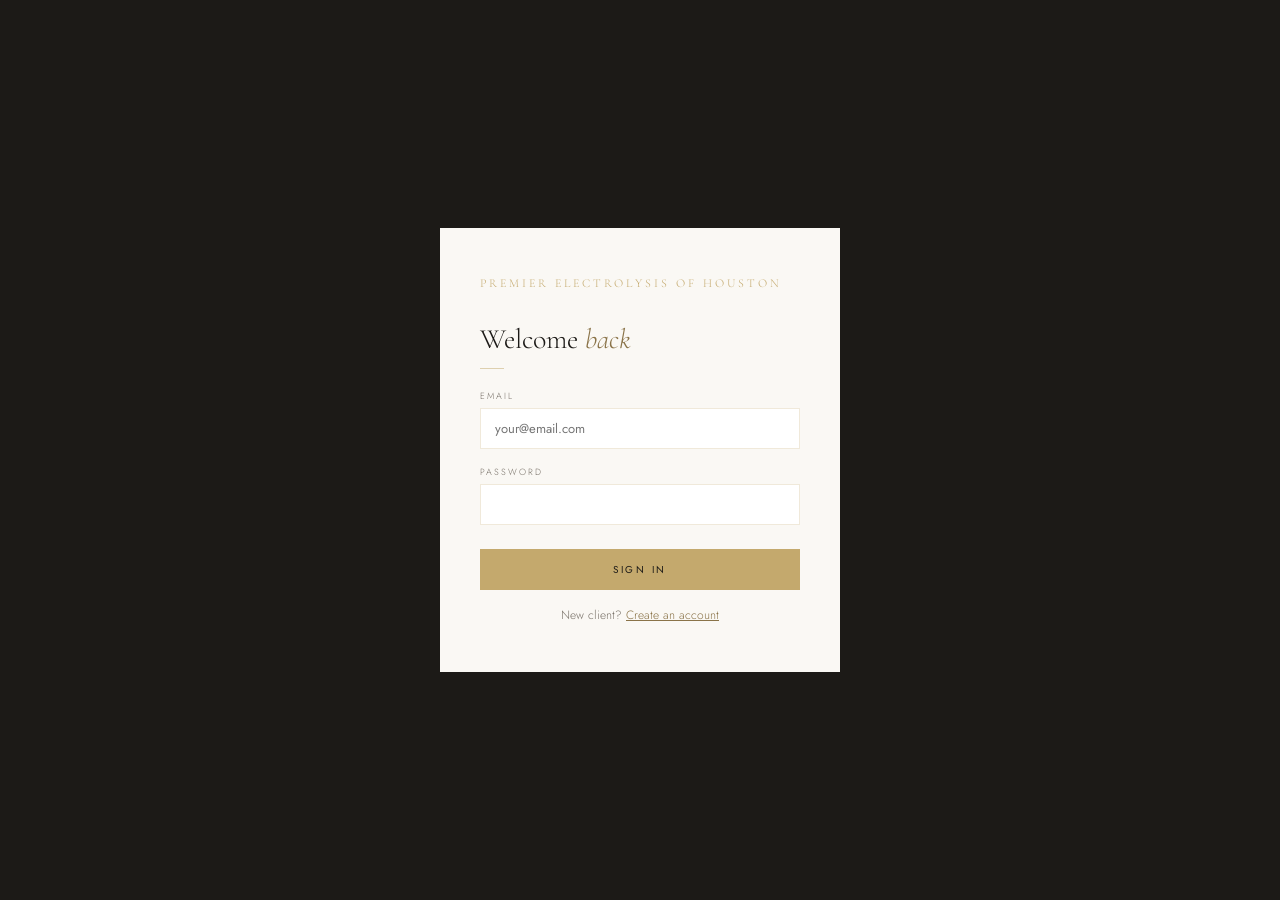
<file: frontend/client/index.html>
<!DOCTYPE html>
<html lang="en">
<head>
<meta charset="UTF-8">
<meta name="viewport" content="width=device-width, initial-scale=1.0">
<title>My Account – Premier Electrolysis</title>
<link href="https://fonts.googleapis.com/css2?family=Cormorant+Garamond:ital,wght@0,300;0,400;1,300;1,400&family=Jost:wght@200;300;400;500&display=swap" rel="stylesheet">
<link rel="stylesheet" href="css/styles.css">
</head>
<body>

<!-- ── AUTH ── -->
<div id="auth-wrap" class="auth-wrap">
  <div class="auth-box">
    <div class="auth-logo">Premier Electrolysis of Houston</div>

    <!-- Login -->
    <div id="login-panel">
      <h1 class="auth-h1">Welcome <em>back</em></h1>
      <div class="gold-rule"></div>
      <div class="field"><label>Email</label><input type="email" id="login-email" placeholder="your@email.com"></div>
      <div class="field"><label>Password</label><input type="password" id="login-pass" onkeydown="if(event.key==='Enter') doLogin()"></div>
      <div class="err" id="login-err"></div>
      <button class="btn-gold" onclick="doLogin()">Sign in</button>
      <p class="auth-toggle">New client? <a onclick="toggleAuth('register')">Create an account</a></p>
    </div>

    <!-- Register -->
    <div id="register-panel" style="display:none">
      <h1 class="auth-h1"><em>Create</em> account</h1>
      <div class="gold-rule"></div>
      <div class="two-col">
        <div class="field"><label>First name</label><input type="text" id="reg-fname" placeholder="First"></div>
        <div class="field"><label>Last name</label><input type="text" id="reg-lname" placeholder="Last"></div>
      </div>
      <div class="field"><label>Email</label><input type="email" id="reg-email" placeholder="your@email.com"></div>
      <div class="field"><label>Phone</label><input type="tel" id="reg-phone" placeholder="(346) 000-0000"></div>
      <div class="field"><label>Password</label><input type="password" id="reg-pass" placeholder="Min 6 characters"></div>
      <div class="err" id="reg-err"></div>
      <button class="btn-gold" onclick="doRegister()">Create account</button>
      <p class="auth-toggle">Already have an account? <a onclick="toggleAuth('login')">Sign in</a></p>
    </div>
  </div>
</div>

<!-- ── APP ── -->
<div id="app" class="app">
  <nav>
    <span class="nav-logo">Premier Electrolysis</span>
    <div class="nav-right">
      <span id="nav-name"></span>
      <button onclick="logout()">Sign out</button>
    </div>
  </nav>

  <div class="tabs">
    <div class="tab active" id="tab-book"     onclick="showTab('book')">Book a session</div>
    <div class="tab"        id="tab-bookings" onclick="showTab('bookings')">My appointments</div>
    <div class="tab"        id="tab-sessions" onclick="showTab('sessions')">Session history</div>
    <div class="tab"        id="tab-photos"   onclick="showTab('photos')">My photos</div>
  </div>

  <!-- ── BOOK TAB ── -->
  <div id="tab-book-content" class="content">
    <div class="eyebrow">New appointment</div>
    <h2 class="section-title">Reserve a <em>session</em></h2>
    <div class="gold-rule"></div>

    <div class="step-bar">
      <div class="step active" id="bk-pill-1">Service</div>
      <div class="step"        id="bk-pill-2">Date &amp; time</div>
      <div class="step"        id="bk-pill-3">Confirm</div>
    </div>

    <!-- Step 1: service -->
    <div id="bk-s1">
      <div id="svc-list"></div>
      <button class="btn-dark" id="bk-next-1"
              style="opacity:0.35;pointer-events:none;margin-top:16px"
              onclick="bkGo(2)">Continue →</button>
    </div>

    <!-- Step 2: date & time -->
    <div id="bk-s2" style="display:none">
      <div class="cal-wrap">
        <div class="cal-head">
          <button class="cal-nav" onclick="calNav(-1)">‹</button>
          <span id="cal-label"></span>
          <button class="cal-nav" onclick="calNav(1)">›</button>
        </div>
        <div class="cal-grid" id="cal-grid"></div>
      </div>

      <div id="time-area" style="display:none">
        <p style="font-size:9px;letter-spacing:0.2em;text-transform:uppercase;color:var(--stone);margin-bottom:10px">
          Available times
        </p>
        <div class="time-grid" id="time-grid"></div>
      </div>

      <button class="btn-dark" id="bk-next-2"
              style="opacity:0.35;pointer-events:none"
              onclick="bkGo(3)">Continue →</button>
      <button class="btn-ghost" onclick="bkGo(1)">← Back</button>
    </div>

    <!-- Step 3: confirm -->
    <div id="bk-s3" style="display:none">
      <div class="summary-box">
        <p style="font-size:9px;letter-spacing:0.2em;text-transform:uppercase;color:var(--gold);margin-bottom:14px">
          Appointment summary
        </p>
        <div class="sum-row"><span class="sum-label">Service</span><span id="sum-svc">—</span></div>
        <div class="sum-row"><span class="sum-label">Date</span><span id="sum-date">—</span></div>
        <div class="sum-row"><span class="sum-label">Time</span><span id="sum-time">—</span></div>
        <div class="sum-total">
          <span class="sum-total-label">Total due at session</span>
          <span class="sum-total-val" id="sum-price">—</span>
        </div>
      </div>
      <div class="field">
        <label>Notes for Ambar (optional)</label>
        <input type="text" id="bk-notes" placeholder="Treatment area, questions, sensitivities...">
      </div>
      <button class="btn-dark" id="bk-submit-btn" onclick="submitBooking()">Request appointment</button>
      <button class="btn-ghost" onclick="bkGo(2)">← Back</button>
    </div>
  </div>

  <!-- ── MY APPOINTMENTS TAB ── -->
  <div id="tab-bookings-content" class="content" style="display:none">
    <div class="eyebrow">Your schedule</div>
    <h2 class="section-title">My <em>appointments</em></h2>
    <div class="gold-rule"></div>
    <div id="pending-notice" class="pending-notice" style="display:none">
      <div class="pending-notice-icon">⏳</div>
      <div>
        <p>
          <strong>Appointment request received</strong>
          Your request has been sent to Ambar. You'll be notified once it's confirmed — usually within one business day.
        </p>
      </div>
    </div>
    <div id="bookings-list"><p class="loading">Loading…</p></div>
  </div>

  <!-- ── SESSION HISTORY TAB ── -->
  <div id="tab-sessions-content" class="content" style="display:none">
    <div class="eyebrow">Visit records</div>
    <h2 class="section-title">Session <em>history</em></h2>
    <div class="gold-rule"></div>
    <div id="sessions-list"><p class="loading">Loading…</p></div>
  </div>

  <!-- ── PHOTOS TAB ── -->
  <div id="tab-photos-content" class="content" style="display:none">
    <div class="eyebrow">Progress gallery</div>
    <h2 class="section-title">My <em>photos</em></h2>
    <div class="gold-rule"></div>
    <div class="photo-type-filter">
      <button class="type-btn active" onclick="filterPhotos('all',this)">All</button>
      <button class="type-btn" onclick="filterPhotos('before',this)">Before</button>
      <button class="type-btn" onclick="filterPhotos('after',this)">After</button>
      <button class="type-btn" onclick="filterPhotos('progress',this)">Progress</button>
    </div>
    <div id="photo-grid" class="photo-grid"></div>
  </div>
</div>

<!-- JS: load in order — auth first, then booking, then data -->
<script src="js/auth.js"></script>
<script src="js/booking.js"></script>
<script src="js/data.js"></script>
</body>
</html>
</file>
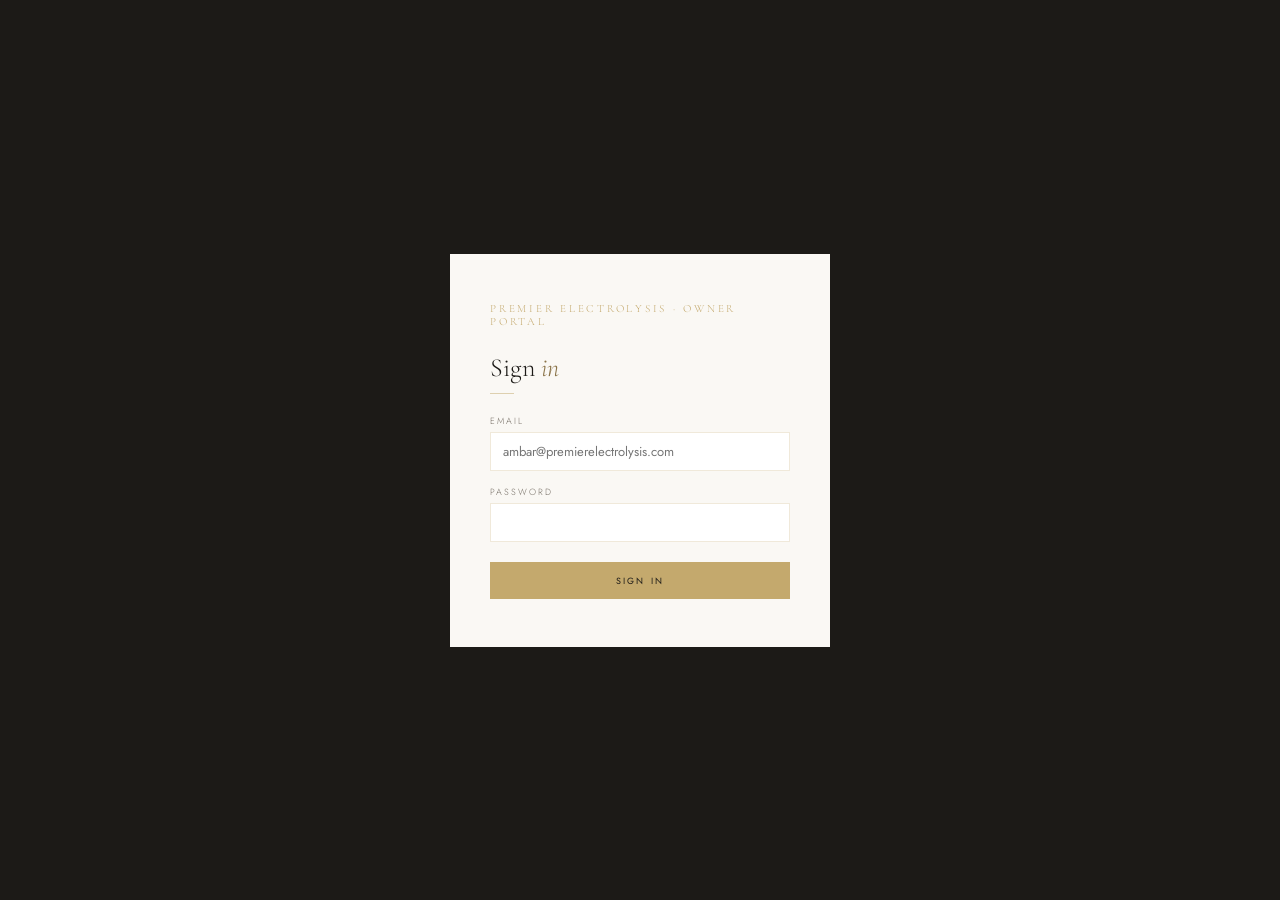
<file: frontend/owner/index.html>
<!DOCTYPE html>
<html lang="en">
<head>
<meta charset="UTF-8">
<meta name="viewport" content="width=device-width, initial-scale=1.0">
<title>Owner Portal – Premier Electrolysis</title>
<link href="https://fonts.googleapis.com/css2?family=Cormorant+Garamond:ital,wght@0,300;0,400;1,300;1,400&family=Jost:wght@200;300;400;500&display=swap" rel="stylesheet">
<link rel="stylesheet" href="css/styles.css">
</head>
<body>

<!-- ── AUTH ── -->
<div id="auth-wrap" class="auth-wrap">
  <div class="auth-box">
    <div class="auth-logo">Premier Electrolysis · Owner Portal</div>
    <h1 class="auth-h1">Sign <em>in</em></h1>
    <div class="gold-rule"></div>
    <div class="field"><label>Email</label><input type="email" id="login-email" placeholder="ambar@premierelectrolysis.com"></div>
    <div class="field"><label>Password</label><input type="password" id="login-pass" onkeydown="if(event.key==='Enter') doLogin()"></div>
    <div class="err" id="login-err"></div>
    <button class="btn-gold" onclick="doLogin()">Sign in</button>
  </div>
</div>

<!-- ── TOP NAV ── -->
<div class="topnav" id="topnav" style="display:none">
  <span class="topnav-logo">Premier Electrolysis</span>
  <!-- nav group hidden on non-calendar pages -->
  <span id="cal-nav-group" style="display:contents">
    <button class="cal-nav-btn" onclick="navPrev()">&#8249;</button>
    <span class="cal-title" id="cal-title">—</span>
    <button class="cal-nav-btn" onclick="navNext()">&#8250;</button>
    <button class="today-btn" id="today-btn" onclick="goToday()">Today</button>
  </span>
  <div class="view-toggle" id="view-toggle-group">
    <button class="view-btn active" id="vbtn-day"   onclick="setView('day')">Day</button>
    <button class="view-btn"        id="vbtn-week"  onclick="setView('week')">Week</button>
    <button class="view-btn"        id="vbtn-month" onclick="setView('month')">Month</button>
  </div>
  <span id="nav-name" style="font-size:11px;color:rgba(245,241,234,0.45);margin-left:8px"></span>
  <button class="signout-btn" onclick="logout()">Sign out</button>
</div>

<!-- ── MAIN LAYOUT ── -->
<div class="layout" id="app-layout" style="display:none">

  <!-- ── LEFT PANEL ── -->
  <div class="left-panel">
    <!-- Page nav links -->
    <div class="nav-links-section">
      <div class="nav-link active" id="nl-calendar" onclick="showMainPage('calendar')">
        <span class="nav-link-icon">📅</span> Calendar
      </div>
      <div class="nav-link" id="nl-clients" onclick="showMainPage('clients')">
        <span class="nav-link-icon">👤</span> Clients
      </div>
    </div>

    <!-- Availability tools (shown only on calendar page) -->
    <div id="avail-tools">
      <div class="panel-section">
        <div class="panel-title">Availability Tools</div>

        <div class="avail-toggles">
          <button class="avail-toggle available active" onclick="setAvailType('available',this)">Available</button>
          <button class="avail-toggle blocked"          onclick="setAvailType('blocked',this)">Blocked</button>
          <button class="avail-toggle blackout"         onclick="setAvailType('blackout',this)">Blackout</button>
        </div>

        <div class="time-row">
          <div class="field"><label>Start</label><input type="time" id="avail-start" value="09:00"></div>
          <div class="field"><label>End</label>  <input type="time" id="avail-end"   value="17:00"></div>
        </div>

        <div class="buffer-row">
          <span>Buffer between appointments:</span>
          <span class="buffer-chip">30 min</span>
        </div>

        <button class="repeat-btn" onclick="toggleRepeat()">↻ Repeat</button>

        <div class="repeat-panel" id="repeat-panel" style="display:none">
          <div style="font-size:10px;letter-spacing:0.15em;text-transform:uppercase;color:var(--stone);margin-bottom:8px">Repeat on</div>
          <div class="repeat-days">
            <label class="day-check"><input type="checkbox" class="repeat-day" value="monday">    Mon</label>
            <label class="day-check"><input type="checkbox" class="repeat-day" value="tuesday">   Tue</label>
            <label class="day-check"><input type="checkbox" class="repeat-day" value="wednesday"> Wed</label>
            <label class="day-check"><input type="checkbox" class="repeat-day" value="thursday">  Thu</label>
            <label class="day-check"><input type="checkbox" class="repeat-day" value="friday">    Fri</label>
            <label class="day-check"><input type="checkbox" class="repeat-day" value="saturday">  Sat</label>
            <label class="day-check"><input type="checkbox" class="repeat-day" value="sunday">    Sun</label>
          </div>
          <div class="field" style="margin:8px 0 0"><label>Ends on (optional)</label><input type="date" id="repeat-end"></div>
        </div>

        <button class="apply-btn" onclick="applyAvailability()">Apply to selected date</button>
        <div class="success-msg" id="avail-msg" style="display:none">✓ Availability saved</div>
      </div>
    </div>
  </div><!-- /left-panel -->

  <!-- ── CENTER ── -->
  <div class="cal-panel">

    <!-- CALENDAR PAGE -->
    <div class="page active" id="page-calendar">
      <div class="cal-body" id="cal-body"></div>
    </div>

    <!-- CLIENTS LIST PAGE -->
    <div class="page" id="page-clients">
      <div class="page-wrap">
        <div class="page-eyebrow">All clients</div>
        <h2 class="page-title">Client <em>roster</em></h2>
        <div class="gold-rule"></div>
        <input class="search-bar" type="text" placeholder="Search by name or email…" oninput="filterClients(this.value)">
        <table class="clients-table">
          <thead><tr>
            <th>Name</th><th>Email</th><th>Phone</th><th>Since</th><th>Status</th>
          </tr></thead>
          <tbody id="clients-tbody"></tbody>
        </table>
      </div>
    </div>

    <!-- CLIENT PROFILE PAGE -->
    <div class="page" id="page-profile">
      <div class="page-wrap">
        <button class="back-btn" onclick="showMainPage('clients')">← Back to clients</button>

        <div class="profile-hdr">
          <div class="profile-avatar" id="prof-avatar">A</div>
          <div>
            <div class="profile-name" id="prof-name">—</div>
            <div class="profile-meta" id="prof-meta">—</div>
          </div>
        </div>

        <div class="profile-tabs">
          <div class="profile-tab active" onclick="showProfileTab('bookings',this)">Bookings</div>
          <div class="profile-tab"        onclick="showProfileTab('sessions',this)">Sessions</div>
          <div class="profile-tab"        onclick="showProfileTab('photos',this)">Photos</div>
          <div class="profile-tab"        onclick="showProfileTab('fees',this)">Fees</div>
        </div>

        <!-- Bookings -->
        <div id="ptab-bookings" class="profile-section active">
          <div id="profile-bookings"></div>
        </div>

        <!-- Sessions -->
        <div id="ptab-sessions" class="profile-section">
          <div class="session-form">
            <h3>Log new session</h3>
            <div class="field"><label>Date &amp; time</label><input type="datetime-local" id="ses-date"></div>
            <div class="field">
              <label>Notes</label>
              <textarea id="ses-notes" rows="2"
                style="width:100%;border:1px solid rgba(196,169,109,0.25);padding:8px 10px;resize:vertical;font-size:13px;outline:none"></textarea>
            </div>
            <p style="font-size:9px;letter-spacing:0.15em;text-transform:uppercase;color:var(--stone);margin-bottom:8px">Treatment areas</p>
            <div id="area-rows"></div>
            <button class="add-area-btn" onclick="addAreaRow()">+ Add area</button>
            <div style="display:flex;gap:10px;align-items:center">
              <button class="btn-dark" style="flex:1;padding:9px" onclick="submitSession()">Save session</button>
              <div class="success-msg" id="ses-msg" style="display:none">✓ Saved</div>
            </div>
          </div>
          <div id="profile-sessions"></div>
        </div>

        <!-- Photos -->
        <div id="ptab-photos" class="profile-section">
          <div style="display:flex;gap:10px;margin-bottom:10px">
            <div class="field" style="flex:1;margin:0">
              <label>Type</label>
              <select id="upload-type">
                <option value="before">Before</option>
                <option value="after">After</option>
                <option value="progress">Progress</option>
              </select>
            </div>
            <div class="field" style="flex:1;margin:0">
              <label>Treatment area</label>
              <input type="text" id="upload-area" placeholder="e.g. upper lip">
            </div>
          </div>
          <div class="upload-zone" onclick="document.getElementById('photo-input').click()">
            <p>Click to upload · JPEG, PNG, WebP</p>
          </div>
          <input type="file" id="photo-input" accept="image/jpeg,image/png,image/webp" style="display:none" onchange="uploadPhoto()">
          <div class="success-msg" id="upload-msg" style="display:none">✓ Uploaded</div>
          <div class="photo-grid-owner" id="profile-photos"></div>
        </div>

        <!-- Fees -->
        <div id="ptab-fees" class="profile-section">
          <div id="profile-fees"></div>
        </div>

      </div>
    </div>

  </div><!-- /cal-panel -->

  <!-- ── RIGHT PANEL ── -->
  <div class="right-panel">

    <!-- Pending requests -->
    <div class="rp-section">
      <div class="rp-title">
        Pending <span class="rp-count" id="rp-count" style="display:none">0</span>
      </div>
      <div id="pending-list">
        <p class="empty-state" style="padding:8px 0;font-size:12px">No pending requests</p>
      </div>
    </div>

    <!-- Add appointment manually -->
    <div class="rp-section">
      <button class="add-appt-btn" onclick="openAddApptModal()">
        ＋ Add Appointment Manually
      </button>
      <p style="font-size:11px;color:var(--stone);margin-top:8px;line-height:1.6">
        Create a confirmed booking for a phone or walk-in client.
      </p>
    </div>

    <!-- Schedule check -->
    <div class="rp-section">
      <div class="rp-title">Schedule Check</div>
      <div class="check-item"><span class="check-dot pass"></span> Within available hours</div>
      <div class="check-item"><span class="check-dot pass"></span> No booking overlap</div>
      <div class="check-item"><span class="check-dot pass"></span> 30 min buffer maintained</div>
    </div>

  </div><!-- /right-panel -->

</div><!-- /layout -->

<!-- ── ADD APPOINTMENT MODAL ── -->
<div class="modal-overlay" id="add-appt-modal">
  <div class="modal">
    <button class="modal-close" onclick="closeModal('add-appt-modal')">×</button>
    <div class="modal-title">Add <em>appointment</em></div>
    <div class="gold-rule"></div>

    <div class="form-row">
      <div class="field"><label>First name</label><input type="text" id="m-fname" placeholder="First"></div>
      <div class="field"><label>Last name</label> <input type="text" id="m-lname" placeholder="Last"></div>
    </div>
    <div class="field"><label>Email</label><input type="email" id="m-email" placeholder="client@email.com"></div>
    <div class="field"><label>Phone</label><input type="tel"   id="m-phone" placeholder="(346) 000-0000"></div>
    <div class="field">
      <label>Service</label>
      <select id="m-service">
        <option value="Consultation:0:60">Consultation — Complimentary (60 min)</option>
        <option value="15-Minute Session:4500:15">15-Minute Session — $45</option>
        <option value="30-Minute Session:8000:30">30-Minute Session — $80</option>
        <option value="60-Minute Session:14500:60">60-Minute Session — $145</option>
        <option value="90-Minute Session:21000:90">90-Minute Session — $210</option>
        <option value="2-Hour Session:27000:120">2-Hour Session — $270</option>
      </select>
    </div>
    <div class="form-row">
      <div class="field"><label>Date</label>       <input type="date" id="m-date"></div>
      <div class="field"><label>Start time</label> <input type="time" id="m-time"></div>
    </div>
    <div class="field"><label>Treatment area</label><input type="text" id="m-area"  placeholder="e.g. upper lip, chin"></div>
    <div class="field"><label>Internal note</label> <input type="text" id="m-notes" placeholder="Optional"></div>
    <div class="err" id="m-err"></div>

    <div class="modal-footer">
      <button class="btn-ghost" onclick="closeModal('add-appt-modal')">Cancel</button>
      <button class="btn-dark"  onclick="submitManualAppt()">Confirm booking</button>
    </div>
  </div>
</div>

<!-- JS: load in order -->
<script src="js/auth.js"></script>
<script src="js/calendar.js"></script>
<script src="js/bookings.js"></script>
<script src="js/clients.js"></script>
</body>
</html>
</file>
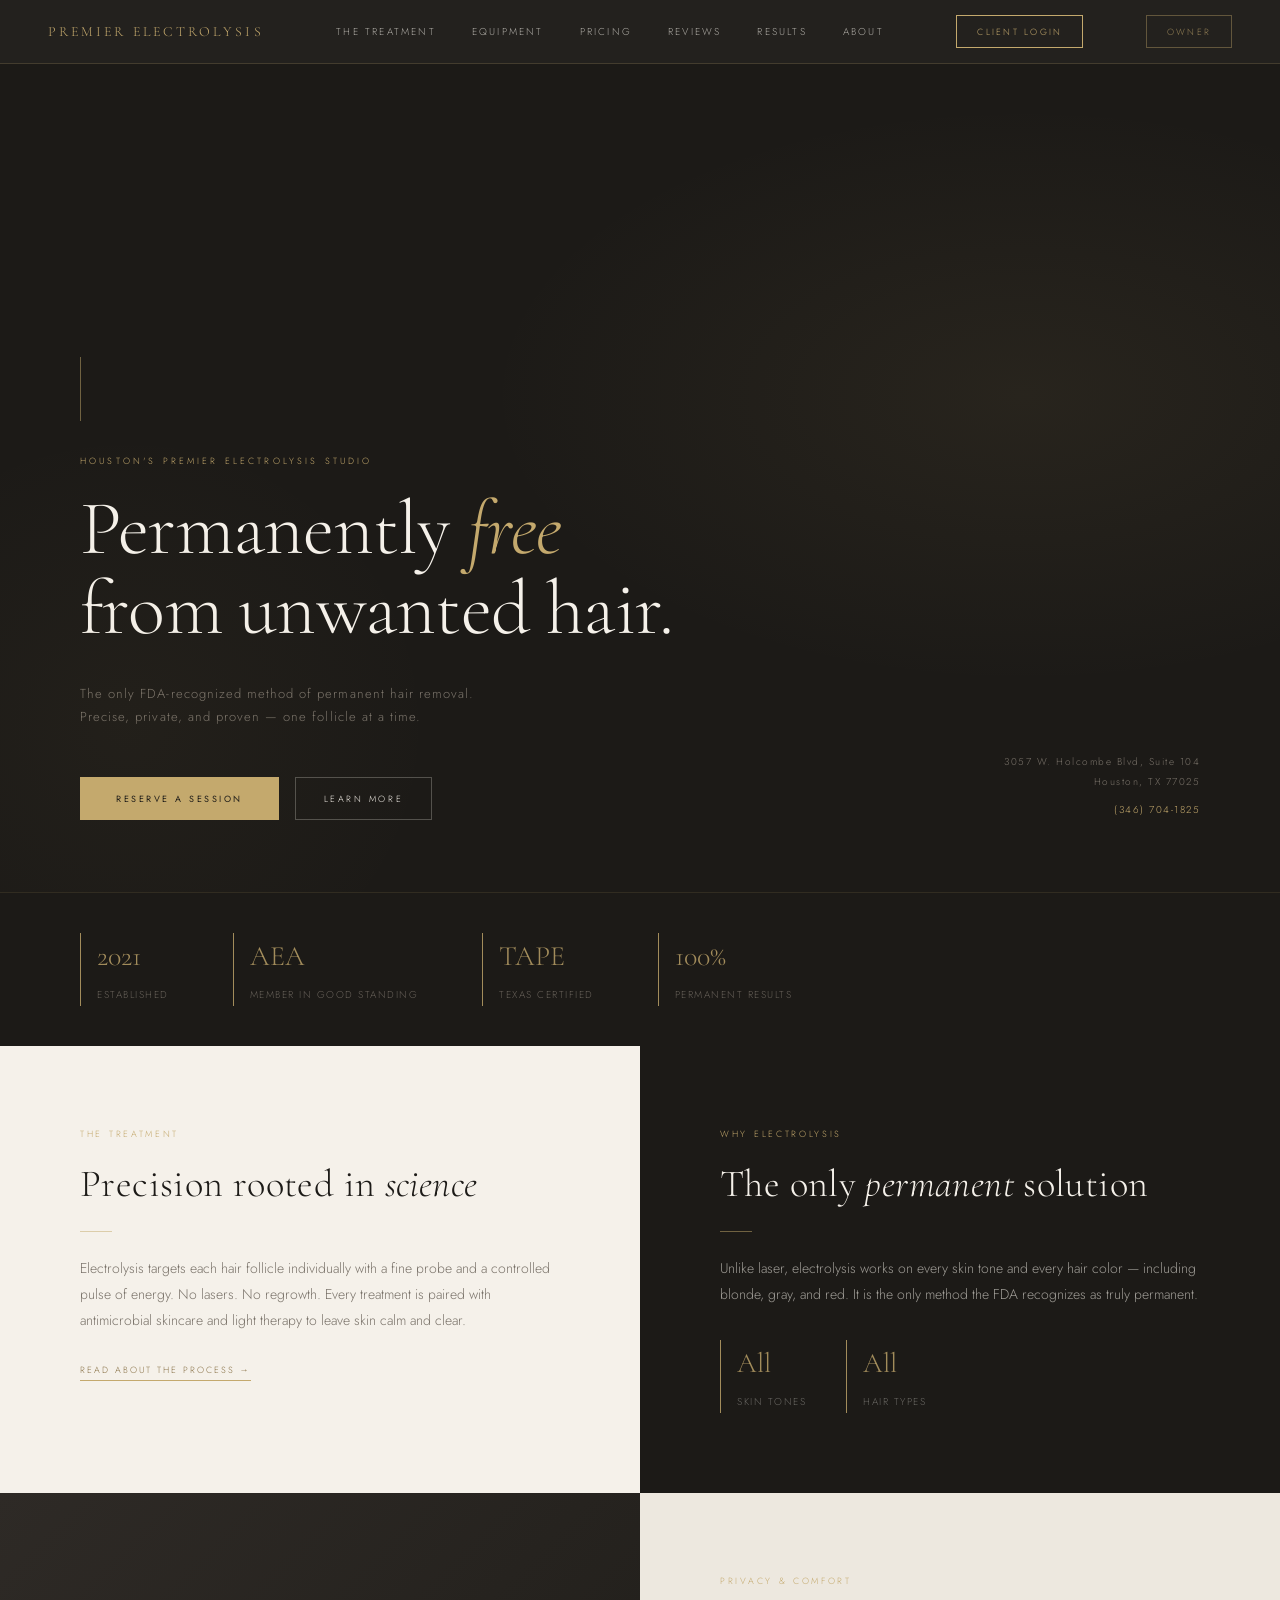
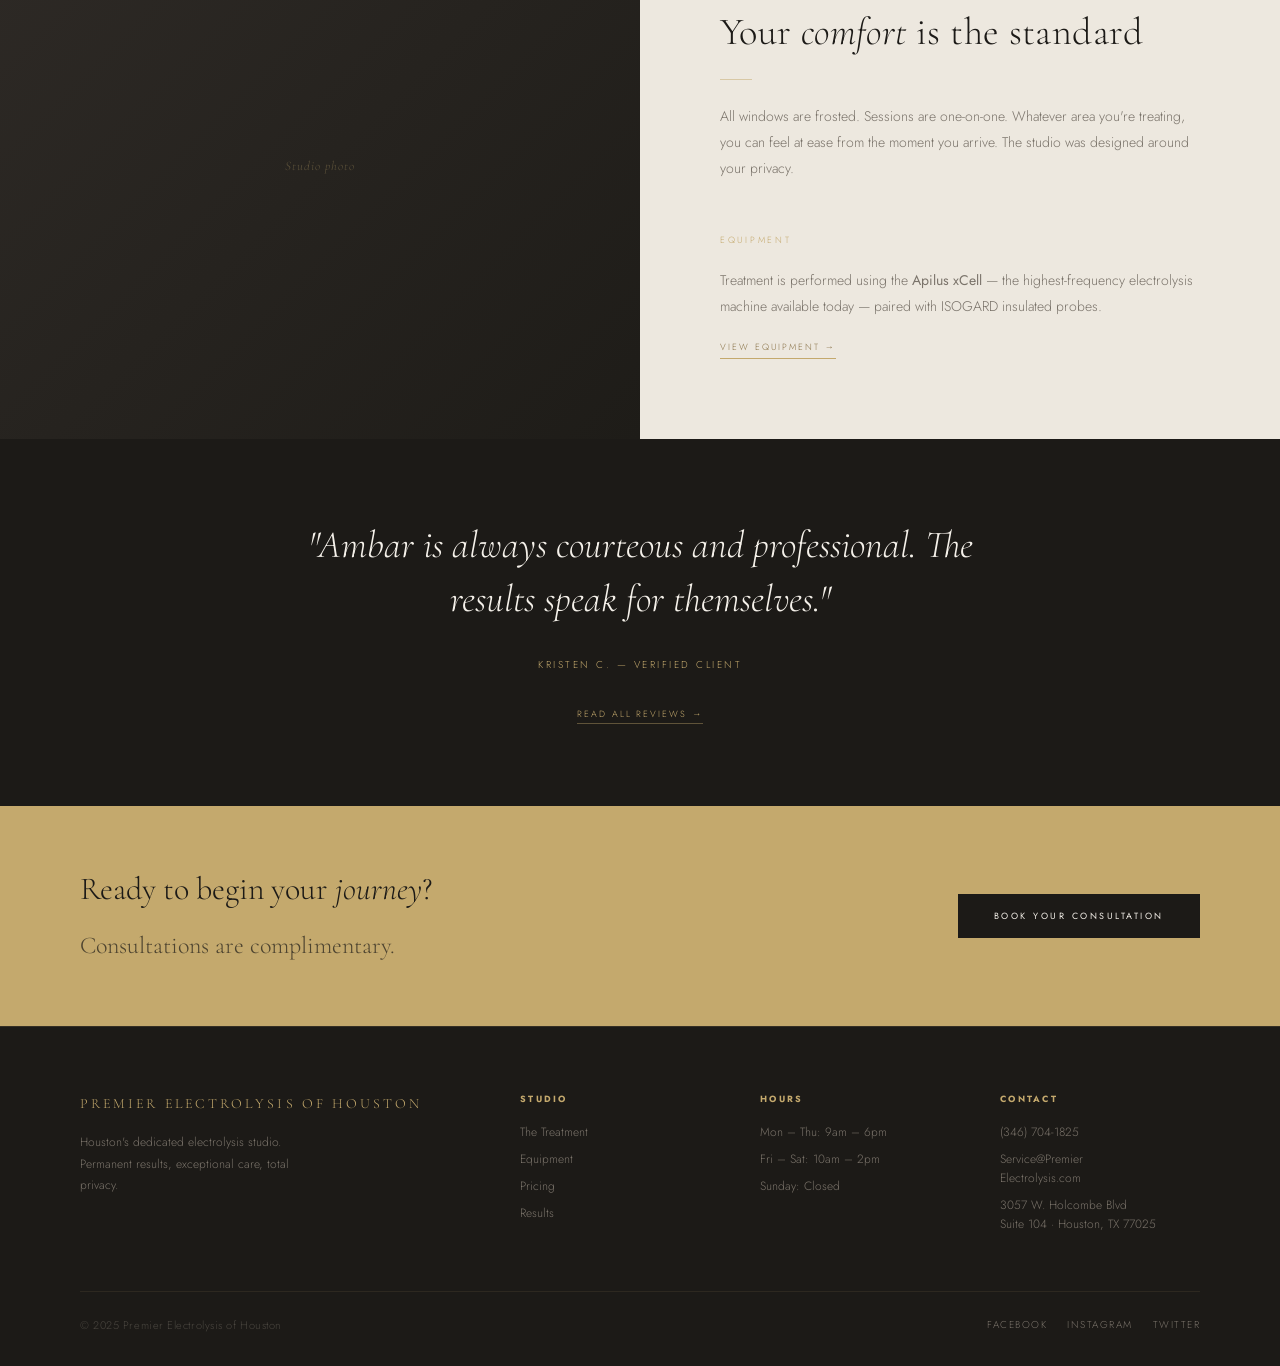
<file: frontend/public/index.html>
<!DOCTYPE html>
<html lang="en">
<head>
<meta charset="UTF-8">
<meta name="viewport" content="width=device-width, initial-scale=1.0">
<title>Premier Electrolysis of Houston</title>
<link rel="preconnect" href="https://fonts.googleapis.com">
<link rel="preconnect" href="https://fonts.gstatic.com" crossorigin>
<link href="https://fonts.googleapis.com/css2?family=Cormorant+Garamond:ital,wght@0,300;0,400;0,500;1,300;1,400&family=Jost:wght@200;300;400;500&display=swap" rel="stylesheet">
<style>
*{box-sizing:border-box;margin:0;padding:0}
:root{
  --ink:#1c1a17;
  --cream:#f5f1ea;
  --warm:#ede8df;
  --gold:#c4a96d;
  --gold-light:#e8d9b5;
  --gold-dark:#8a7348;
  --stone:#7a736a;
  --pale:#faf8f4;
  --white:#ffffff;
  --serif:'Cormorant Garamond',Georgia,serif;
  --sans:'Jost',sans-serif;
}
html{scroll-behavior:smooth}
body{font-family:var(--sans);font-weight:300;color:var(--ink);background:var(--pale);font-size:15px;line-height:1.7}

/* ── NAV ── */
nav{
  position:fixed;top:0;left:0;right:0;z-index:100;
  background:rgba(28,26,23,0.97);
  display:flex;align-items:center;justify-content:space-between;
  padding:0 48px;height:64px;
  border-bottom:1px solid rgba(196,169,109,0.2);
}
.nav-logo{
  font-family:var(--serif);font-weight:300;font-size:14px;
  letter-spacing:0.22em;text-transform:uppercase;color:var(--gold);
  text-decoration:none;white-space:nowrap;
}
.nav-links{display:flex;gap:0;list-style:none}
.nav-links li a{
  font-size:10px;letter-spacing:0.22em;text-transform:uppercase;
  color:rgba(245,241,234,0.65);text-decoration:none;
  padding:0 18px;line-height:64px;display:block;
  transition:color 0.2s;position:relative;
}
.nav-links li a:hover,.nav-links li a.active{color:var(--gold)}
.nav-links li a.active::after{
  content:'';position:absolute;bottom:0;left:18px;right:18px;height:1px;background:var(--gold);
}
.nav-cta{
  font-size:9px;letter-spacing:0.25em;text-transform:uppercase;
  border:1px solid var(--gold);color:var(--gold);
  padding:8px 20px;text-decoration:none;
  transition:background 0.2s,color 0.2s;white-space:nowrap;
}
.nav-cta:hover{background:var(--gold);color:var(--ink)}

/* ── PAGES ── */
.page{display:none;padding-top:64px;min-height:100vh}
.page.active{display:block}

/* ── HERO ── */
.hero{
  background:var(--ink);
  min-height:92vh;
  display:flex;flex-direction:column;justify-content:flex-end;
  padding:80px 80px 72px;
  position:relative;overflow:hidden;
}
.hero-texture{
  position:absolute;inset:0;
  background:
    radial-gradient(ellipse 60% 50% at 80% 40%, rgba(196,169,109,0.07) 0%, transparent 70%),
    radial-gradient(ellipse 40% 60% at 10% 80%, rgba(196,169,109,0.04) 0%, transparent 60%);
}
.hero-rule{width:1px;height:64px;background:var(--gold);opacity:0.5;margin-bottom:32px}
.hero-eyebrow{
  font-size:9px;letter-spacing:0.35em;text-transform:uppercase;
  color:var(--gold);margin-bottom:20px;
}
.hero h1{
  font-family:var(--serif);font-weight:300;
  font-size:clamp(52px,6vw,88px);line-height:1.05;
  color:var(--cream);letter-spacing:-0.01em;
  max-width:700px;margin-bottom:32px;
}
.hero h1 em{font-style:italic;color:var(--gold)}
.hero-sub{
  font-size:13px;letter-spacing:0.08em;color:var(--stone);
  max-width:420px;line-height:1.8;margin-bottom:48px;
}
.hero-actions{display:flex;gap:16px;align-items:center}
.btn-primary{
  font-size:9px;letter-spacing:0.28em;text-transform:uppercase;
  background:var(--gold);color:var(--ink);
  padding:14px 36px;border:none;cursor:pointer;
  font-family:var(--sans);font-weight:400;text-decoration:none;display:inline-block;
  transition:background 0.2s;
}
.btn-primary:hover{background:var(--gold-light)}
.btn-ghost{
  font-size:9px;letter-spacing:0.28em;text-transform:uppercase;
  background:none;color:var(--cream);
  border:1px solid rgba(245,241,234,0.25);
  padding:13px 28px;cursor:pointer;
  font-family:var(--sans);font-weight:300;text-decoration:none;display:inline-block;
  transition:border-color 0.2s,color 0.2s;
}
.btn-ghost:hover{border-color:var(--gold);color:var(--gold)}
.hero-meta{
  position:absolute;right:80px;bottom:72px;
  text-align:right;
}
.hero-meta p{font-size:10px;letter-spacing:0.15em;color:var(--stone);line-height:2}

/* ── HOME STRIPS ── */
.strip{display:grid;grid-template-columns:1fr 1fr}
.strip-content{padding:80px}
.strip-content.dark{background:var(--ink);color:var(--cream)}
.strip-content.cream{background:var(--cream)}
.strip-content.warm{background:var(--warm)}
.strip-img{
  background:var(--ink);
  min-height:400px;
  display:flex;align-items:center;justify-content:center;
}
.strip-img-placeholder{
  width:100%;height:100%;min-height:400px;
  background:linear-gradient(135deg,#2a2520,#1a1a18);
  display:flex;align-items:center;justify-content:center;
  font-family:var(--serif);font-style:italic;font-size:13px;
  color:rgba(196,169,109,0.4);letter-spacing:0.1em;
}
.eyebrow{
  font-size:9px;letter-spacing:0.3em;text-transform:uppercase;
  color:var(--gold);margin-bottom:20px;
}
.eyebrow.dark{color:var(--gold)}
h2.serif{
  font-family:var(--serif);font-weight:300;
  font-size:clamp(28px,3vw,44px);line-height:1.2;
  letter-spacing:0.01em;margin-bottom:20px;
}
h2.serif em{font-style:italic}
.body-text{font-size:14px;line-height:1.85;color:var(--stone)}
.body-text.dark{color:rgba(245,241,234,0.6)}
.gold-rule{width:32px;height:1px;background:var(--gold);opacity:0.5;margin:24px 0}
.stat-row{display:flex;gap:40px;margin-top:32px}
.stat{border-left:1px solid var(--gold);padding-left:16px;opacity:0.8}
.stat strong{display:block;font-family:var(--serif);font-size:28px;font-weight:300;color:var(--gold)}
.stat span{font-size:10px;letter-spacing:0.15em;text-transform:uppercase;color:var(--stone)}
.stat.lgt span{color:rgba(245,241,234,0.45)}
.stat.lgt strong{color:var(--gold)}

/* ── PAGE HEADER ── */
.page-header{
  background:var(--ink);
  padding:80px 80px 64px;
  position:relative;overflow:hidden;
}
.page-header::after{
  content:'';position:absolute;right:0;top:0;bottom:0;width:30%;
  background:linear-gradient(to right, transparent, rgba(196,169,109,0.04));
}
.page-header .eyebrow{margin-bottom:12px}
.page-header h1{
  font-family:var(--serif);font-weight:300;
  font-size:clamp(36px,4vw,62px);color:var(--cream);
  letter-spacing:0.01em;line-height:1.1;
}
.page-header h1 em{font-style:italic;color:var(--gold)}
.page-header p{
  font-size:13px;color:var(--stone);margin-top:16px;
  max-width:520px;line-height:1.8;letter-spacing:0.04em;
}

/* ── SECTION ── */
.section{padding:80px}
.section.alt{background:var(--cream)}
.section.dark{background:var(--ink)}
.section-title{
  font-family:var(--serif);font-weight:300;
  font-size:clamp(22px,2.5vw,34px);
  letter-spacing:0.01em;margin-bottom:8px;
}
.section-title em{font-style:italic;color:var(--gold)}
.section.dark .section-title{color:var(--cream)}
.section.dark .body-text{color:rgba(245,241,234,0.6)}
.section.dark .eyebrow{color:var(--gold)}

/* ── SERVICE CARDS ── */
.service-grid{display:grid;grid-template-columns:repeat(3,1fr);gap:1px;background:rgba(196,169,109,0.15);margin-top:48px}
.service-card{
  background:var(--pale);
  padding:40px 32px;
}
.service-card:hover{background:var(--cream)}
.service-icon{
  width:40px;height:40px;
  border:1px solid rgba(196,169,109,0.35);
  display:flex;align-items:center;justify-content:center;
  margin-bottom:20px;
}
.service-icon span{font-family:var(--serif);font-size:16px;font-style:italic;color:var(--gold)}
.service-card h3{
  font-family:var(--serif);font-weight:400;font-size:20px;
  margin-bottom:12px;color:var(--ink);
}
.service-card p{font-size:13px;line-height:1.8;color:var(--stone)}

/* ── EQUIPMENT ── */
.equip-grid{display:grid;grid-template-columns:1fr 1fr;gap:48px;margin-top:48px}
.equip-item{}
.equip-item h3{
  font-family:var(--serif);font-weight:400;font-size:22px;
  margin-bottom:10px;
}
.equip-item p{font-size:13px;line-height:1.85;color:var(--stone)}
.equip-badge{
  display:inline-block;
  font-size:9px;letter-spacing:0.2em;text-transform:uppercase;
  border:1px solid var(--gold-dark);color:var(--gold-dark);
  padding:4px 12px;margin-bottom:14px;
}

/* ── PRICING ── */
.pricing-grid{display:grid;grid-template-columns:repeat(auto-fit,minmax(200px,1fr));gap:1px;background:rgba(196,169,109,0.15);margin-top:48px}
.price-card{
  background:var(--pale);
  padding:36px 28px;
  position:relative;
}
.price-card.featured{background:var(--ink)}
.price-card h3{
  font-family:var(--serif);font-size:18px;font-weight:400;
  margin-bottom:8px;color:var(--ink);
}
.price-card.featured h3{color:var(--cream)}
.price-card .price{
  font-family:var(--serif);font-size:36px;font-weight:300;
  color:var(--gold);line-height:1;margin:12px 0 4px;
}
.price-card .dur{
  font-size:10px;letter-spacing:0.15em;text-transform:uppercase;
  color:var(--stone);margin-bottom:20px;
}
.price-card.featured .dur{color:rgba(245,241,234,0.4)}
.price-card p{font-size:12px;line-height:1.7;color:var(--stone)}
.price-card.featured p{color:rgba(245,241,234,0.55)}
.featured-label{
  position:absolute;top:16px;right:16px;
  font-size:8px;letter-spacing:0.2em;text-transform:uppercase;
  background:var(--gold);color:var(--ink);padding:3px 10px;
}
.benefits-grid{display:grid;grid-template-columns:1fr 1fr;gap:20px;margin-top:48px}
.benefit{display:flex;gap:16px;align-items:flex-start}
.benefit-dot{
  width:6px;height:6px;border-radius:50%;
  background:var(--gold);flex-shrink:0;margin-top:8px;
}
.benefit p{font-size:13px;line-height:1.7;color:var(--stone)}
.benefit strong{display:block;font-weight:400;color:var(--ink);margin-bottom:4px}

/* ── REVIEWS ── */
.reviews-grid{display:grid;grid-template-columns:1fr 1fr 1fr;gap:24px;margin-top:48px}
.review-card{
  background:var(--white);
  border:1px solid rgba(196,169,109,0.2);
  padding:32px;
}
.stars{color:var(--gold);font-size:13px;letter-spacing:3px;margin-bottom:16px}
.review-text{
  font-family:var(--serif);font-style:italic;
  font-size:17px;line-height:1.6;color:var(--ink);
  margin-bottom:20px;
}
.review-author{
  font-size:10px;letter-spacing:0.2em;text-transform:uppercase;
  color:var(--stone);
}
.review-platform{
  font-size:9px;color:rgba(122,115,106,0.55);letter-spacing:0.1em;
  margin-top:4px;
}
.review-hero-quote{
  background:var(--ink);
  padding:80px;
  text-align:center;
}
.review-hero-quote blockquote{
  font-family:var(--serif);font-weight:300;font-style:italic;
  font-size:clamp(24px,3vw,40px);line-height:1.4;
  color:var(--cream);max-width:700px;margin:0 auto 24px;
}
.review-hero-quote cite{
  font-size:10px;letter-spacing:0.25em;text-transform:uppercase;
  color:var(--gold);font-style:normal;
}
.rating-summary{
  display:flex;gap:48px;justify-content:center;
  margin-bottom:64px;
}
.rating-num{text-align:center}
.rating-num strong{
  display:block;font-family:var(--serif);font-size:52px;
  font-weight:300;color:var(--gold);line-height:1;
}
.rating-num span{font-size:10px;letter-spacing:0.15em;text-transform:uppercase;color:var(--stone)}

/* ── BEFORE/AFTER ── */
.ba-intro{padding:80px;max-width:700px}
.ba-grid{display:grid;grid-template-columns:1fr 1fr 1fr;gap:1px;background:rgba(196,169,109,0.15)}
.ba-item{position:relative;overflow:hidden;cursor:pointer}
.ba-pair{display:grid;grid-template-columns:1fr 1fr;gap:1px;background:rgba(196,169,109,0.15)}
.ba-img{
  background:var(--warm);min-height:280px;
  display:flex;align-items:center;justify-content:center;
  position:relative;
}
.ba-img.before{background:#e8e2d8}
.ba-img.after{background:#ddd5c5}
.ba-label{
  position:absolute;bottom:12px;left:12px;
  font-size:8px;letter-spacing:0.25em;text-transform:uppercase;
  background:var(--ink);color:var(--gold);
  padding:4px 10px;
}
.ba-img-placeholder{
  font-family:var(--serif);font-style:italic;font-size:12px;
  color:rgba(122,115,106,0.45);letter-spacing:0.08em;
}
.ba-area{
  padding:20px;background:var(--pale);
  font-size:10px;letter-spacing:0.15em;text-transform:uppercase;
  color:var(--stone);
}
.ba-area strong{display:block;font-weight:400;color:var(--ink);margin-bottom:2px}
.ba-note{font-size:11px;text-transform:none;letter-spacing:0.02em;color:var(--stone);margin-top:4px}
.ba-disclaimer{
  padding:32px 80px;font-size:11px;color:var(--stone);
  border-top:1px solid rgba(196,169,109,0.15);letter-spacing:0.03em;line-height:1.7;
}

/* ── ABOUT ── */
.about-grid{display:grid;grid-template-columns:1fr 1fr;gap:0}
.about-portrait{
  background:var(--warm);min-height:500px;
  display:flex;align-items:center;justify-content:center;
}
.about-portrait-placeholder{
  text-align:center;
}
.about-portrait-placeholder .initials{
  width:100px;height:100px;border-radius:50%;
  background:var(--ink);
  display:flex;align-items:center;justify-content:center;
  font-family:var(--serif);font-size:32px;color:var(--gold);
  margin:0 auto 20px;
}
.about-portrait-placeholder p{font-family:var(--serif);font-style:italic;color:var(--stone);font-size:14px}
.about-bio{padding:80px}
.credentials{margin-top:40px;border-top:1px solid rgba(196,169,109,0.2);padding-top:32px}
.credential{
  display:flex;gap:16px;margin-bottom:20px;
  padding-bottom:20px;border-bottom:1px solid rgba(196,169,109,0.1);
}
.credential:last-child{border:none;margin:0;padding:0}
.cred-abbr{
  font-family:var(--serif);font-size:13px;font-style:italic;
  color:var(--gold);flex-shrink:0;width:48px;padding-top:2px;
}
.cred-text strong{display:block;font-weight:400;font-size:13px;color:var(--ink);margin-bottom:2px}
.cred-text span{font-size:12px;color:var(--stone)}

/* ── APPOINTMENT ── */
.appt-grid{display:grid;grid-template-columns:1fr 1fr;gap:0;min-height:80vh}
.appt-left{background:var(--ink);padding:80px;display:flex;flex-direction:column;justify-content:center}
.appt-right{background:var(--pale);padding:80px}
.appt-hours{margin-top:40px}
.appt-hours h3{
  font-family:var(--serif);font-size:16px;font-weight:400;
  color:var(--cream);margin-bottom:16px;
}
.hours-row{display:flex;justify-content:space-between;
  font-size:12px;padding:8px 0;border-bottom:1px solid rgba(196,169,109,0.1);
  color:rgba(245,241,234,0.55);
}
.hours-row span:last-child{color:var(--gold)}
.appt-form{}
.form-group{margin-bottom:20px}
.form-group label{
  display:block;font-size:9px;letter-spacing:0.25em;text-transform:uppercase;
  color:var(--stone);margin-bottom:8px;
}
.form-group input,.form-group select,.form-group textarea{
  width:100%;border:1px solid rgba(196,169,109,0.2);
  background:var(--white);padding:11px 14px;
  font-family:var(--sans);font-size:13px;font-weight:300;color:var(--ink);
  outline:none;transition:border-color 0.2s;
}
.form-group input:focus,.form-group select:focus,.form-group textarea:focus{
  border-color:var(--gold);
}
.form-row{display:grid;grid-template-columns:1fr 1fr;gap:16px}
.form-note{font-size:11px;color:var(--stone);margin-top:8px;letter-spacing:0.03em}

/* ── FOOTER ── */
footer{
  background:var(--ink);
  border-top:1px solid rgba(196,169,109,0.15);
  padding:64px 80px 32px;
}
.footer-grid{display:grid;grid-template-columns:2fr 1fr 1fr 1fr;gap:40px;margin-bottom:48px}
.footer-brand .nav-logo{display:inline-block;margin-bottom:16px}
.footer-brand p{font-size:12px;color:var(--stone);line-height:1.8;max-width:240px}
.footer-col h4{
  font-size:9px;letter-spacing:0.25em;text-transform:uppercase;
  color:var(--gold);margin-bottom:16px;
}
.footer-col a,.footer-col p{
  display:block;font-size:12px;color:var(--stone);
  text-decoration:none;margin-bottom:8px;line-height:1.6;
}
.footer-col a:hover{color:var(--cream)}
.footer-bottom{
  border-top:1px solid rgba(196,169,109,0.1);
  padding-top:24px;
  display:flex;justify-content:space-between;align-items:center;
}
.footer-bottom p{font-size:11px;color:rgba(122,115,106,0.5);letter-spacing:0.05em}
.social-links{display:flex;gap:20px}
.social-links a{font-size:10px;letter-spacing:0.15em;text-transform:uppercase;color:var(--stone);text-decoration:none}
.social-links a:hover{color:var(--gold)}

/* ── DIVIDER ── */
.gold-divider{
  display:flex;align-items:center;gap:20px;
  padding:0 80px;margin:0 0 0;
}
.gold-divider::before,.gold-divider::after{content:'';flex:1;height:1px;background:rgba(196,169,109,0.2)}
.gold-divider span{font-family:var(--serif);font-style:italic;color:var(--gold);font-size:16px}

/* ── SCROLL CTA ── */
.cta-banner{
  background:var(--gold);padding:56px 80px;
  display:flex;align-items:center;justify-content:space-between;
}
.cta-banner h2{
  font-family:var(--serif);font-weight:300;
  font-size:clamp(22px,2.5vw,36px);color:var(--ink);
}
.cta-banner h2 em{font-style:italic}
.btn-dark{
  font-size:9px;letter-spacing:0.28em;text-transform:uppercase;
  background:var(--ink);color:var(--cream);
  padding:14px 36px;border:none;cursor:pointer;
  font-family:var(--sans);font-weight:400;text-decoration:none;display:inline-block;
  flex-shrink:0;margin-left:40px;
  transition:background 0.2s;
}
.btn-dark:hover{background:#2a2820}

/* ══════════════════════════════════════════
   MOBILE STYLES  (max-width: 768px)
══════════════════════════════════════════ */

/* ── Hamburger button ── */
.nav-hamburger{
  display:none;
  flex-direction:column;justify-content:center;align-items:center;
  width:40px;height:40px;cursor:pointer;gap:5px;
  background:none;border:none;padding:0;
}
.nav-hamburger span{
  display:block;width:22px;height:1.5px;
  background:var(--gold);
  transition:transform 0.25s,opacity 0.25s;
}
.nav-hamburger.open span:nth-child(1){transform:translateY(6.5px) rotate(45deg)}
.nav-hamburger.open span:nth-child(2){opacity:0}
.nav-hamburger.open span:nth-child(3){transform:translateY(-6.5px) rotate(-45deg)}

/* ── Mobile drawer ── */
.mobile-drawer{
  display:none;
  position:fixed;top:64px;left:0;right:0;bottom:0;
  background:rgba(28,26,23,0.98);
  z-index:99;
  flex-direction:column;
  padding:32px 32px 40px;
  overflow-y:auto;
  transform:translateY(-8px);
  opacity:0;
  transition:transform 0.25s ease,opacity 0.25s ease;
  pointer-events:none;
}
.mobile-drawer.open{
  transform:translateY(0);
  opacity:1;
  pointer-events:auto;
}
.mobile-nav-link{
  font-family:var(--serif);font-weight:300;font-size:28px;
  color:rgba(245,241,234,0.7);text-decoration:none;
  padding:14px 0;border-bottom:1px solid rgba(196,169,109,0.1);
  display:block;letter-spacing:0.02em;
  transition:color 0.15s;
}
.mobile-nav-link:hover,.mobile-nav-link.active{color:var(--gold)}
.mobile-nav-link em{font-style:italic;color:var(--gold)}
.mobile-cta-wrap{margin-top:32px}
.mobile-cta{
  display:block;text-align:center;
  font-size:10px;letter-spacing:0.28em;text-transform:uppercase;
  border:1px solid var(--gold);color:var(--gold);
  padding:14px 24px;text-decoration:none;margin-bottom:12px;
}
.mobile-portal-links{display:flex;gap:10px;margin-top:4px}
.mobile-portal-link{
  flex:1;text-align:center;font-size:9px;letter-spacing:0.2em;
  text-transform:uppercase;border:1px solid rgba(196,169,109,0.3);
  color:rgba(196,169,109,0.6);padding:10px 8px;text-decoration:none;
}
.mobile-contact{
  margin-top:32px;padding-top:24px;
  border-top:1px solid rgba(196,169,109,0.1);
}
.mobile-contact p{font-size:12px;color:var(--stone);line-height:1.8}
.mobile-contact a{color:var(--gold);text-decoration:none;font-size:13px;display:block;margin-top:4px}

@media(max-width:768px){

  /* nav */
  nav{padding:0 20px;height:60px}
  .nav-links{display:none}
  .nav-cta{display:none}
  .nav-hamburger{display:flex}
  .mobile-drawer{display:flex}
  .page{padding-top:60px}

  /* hero */
  .hero{
    min-height:85vh;
    padding:48px 24px 48px;
    justify-content:flex-end;
  }
  .hero h1{font-size:clamp(36px,9vw,56px);max-width:100%}
  .hero-sub{font-size:13px;max-width:100%}
  .hero-rule{height:40px;margin-bottom:20px}
  .hero-actions{flex-direction:column;gap:10px;align-items:flex-start}
  .hero-actions .btn-primary,.hero-actions .btn-ghost{width:100%;text-align:center;padding:14px 20px}
  .hero-meta{
    position:static;text-align:left;
    margin-top:32px;padding-top:20px;
    border-top:1px solid rgba(196,169,109,0.15);
  }

  /* stat bar */
  .stat-bar-wrap{padding:28px 24px;flex-wrap:wrap;gap:24px}

  /* strips — stack vertically */
  .strip{grid-template-columns:1fr !important}
  .strip-content{padding:40px 24px}
  .strip-img-placeholder{min-height:240px}

  /* sections */
  .section{padding:48px 24px}
  .section.alt{padding:48px 24px}
  .section.dark{padding:48px 24px}

  /* service grid */
  .service-grid{grid-template-columns:1fr !important}

  /* equipment grid */
  .equip-grid{grid-template-columns:1fr !important;gap:28px}

  /* pricing grid */
  .pricing-grid{grid-template-columns:1fr 1fr !important}

  /* benefits grid */
  .benefits-grid{grid-template-columns:1fr !important}

  /* reviews grid */
  .reviews-grid{grid-template-columns:1fr !important}

  /* review hero */
  .review-hero-quote{padding:48px 24px}
  .review-hero-quote blockquote{font-size:clamp(20px,5vw,30px)}

  /* rating summary */
  .rating-summary{flex-direction:column;gap:20px;align-items:center}

  /* before/after gallery */
  .ba-grid{grid-template-columns:1fr !important;margin:0 0 24px !important}
  .ba-disclaimer{padding:24px}

  /* about grid */
  .about-grid{grid-template-columns:1fr !important}
  .about-portrait{min-height:260px}
  .about-bio{padding:36px 24px}

  /* appointment grid */
  .appt-grid{grid-template-columns:1fr !important;min-height:auto}
  .appt-left{padding:40px 24px}
  .appt-right{padding:36px 24px}

  /* form row */
  .form-row{grid-template-columns:1fr !important}

  /* CTA banner */
  .cta-banner{
    flex-direction:column;gap:20px;
    padding:40px 24px;
    text-align:center;
  }
  .cta-banner h2{font-size:clamp(20px,5vw,30px)}
  .cta-banner .btn-dark{margin-left:0;width:100%;text-align:center;padding:14px 20px}

  /* footer */
  footer{padding:40px 24px 28px}
  .footer-grid{grid-template-columns:1fr !important;gap:28px}
  .footer-bottom{flex-direction:column;gap:12px;text-align:center}

  /* page header */
  .page-header{padding:48px 24px 40px}
  .page-header h1{font-size:clamp(30px,7vw,48px)}

  /* gold divider */
  .gold-divider{padding:0 24px}

  /* stat row inside strip */
  .stat-row{gap:24px;flex-wrap:wrap}

  /* inline stat bar on home dark strip */
  div[style*="padding:40px 80px"]{padding:28px 24px !important}
  div[style*="gap:64px"]{gap:20px !important;flex-wrap:wrap !important}

  /* credentials */
  .credentials{padding-top:20px}
  .credential{flex-direction:column;gap:4px}

  /* about philosophy grid */
  div[style*="grid-template-columns:1fr 1fr"]{grid-template-columns:1fr !important}

  /* ba img pair */
  .ba-pair{grid-template-columns:1fr 1fr}
  .ba-img{min-height:180px !important}

  /* treatment area tags */
  div[style*="display:flex;flex-wrap:wrap"]{gap:6px !important}

  /* equipment dark grid */
  div.section.dark > div[style*="grid-template-columns:1fr 1fr"]{
    grid-template-columns:1fr !important;gap:24px;
  }

  /* booking step flow */
  .bk-svc-card{padding:14px}
  .bk-time{padding:10px 4px;font-size:11px}
  .bk-times{grid-template-columns:repeat(3,1fr) !important}
}

@media(max-width:420px){
  .pricing-grid{grid-template-columns:1fr !important}
  .hero h1{font-size:32px}
}
</style>
</head>
<body>

<nav>
  <a class="nav-logo" href="#" onclick="showPage('home')">Premier Electrolysis</a>
  <ul class="nav-links">
    <li><a href="#" onclick="showPage('service')" id="nav-service">The Treatment</a></li>
    <li><a href="#" onclick="showPage('equipment')" id="nav-equipment">Equipment</a></li>
    <li><a href="#" onclick="showPage('pricing')" id="nav-pricing">Pricing</a></li>
    <li><a href="#" onclick="showPage('reviews')" id="nav-reviews">Reviews</a></li>
    <li><a href="#" onclick="showPage('gallery')" id="nav-gallery">Results</a></li>
    <li><a href="#" onclick="showPage('about')" id="nav-about">About</a></li>
  </ul>
  <a class="nav-cta" href="/client/index.html" style="margin-right:8px">Client login</a>
  <a class="nav-cta" href="/owner/index.html" style="background:none;border-color:rgba(196,169,109,0.4);color:rgba(196,169,109,0.7)">Owner</a>
  <button class="nav-hamburger" id="hamburger" onclick="toggleDrawer()" aria-label="Menu">
    <span></span><span></span><span></span>
  </button>
</nav>

<!-- Mobile drawer -->
<div class="mobile-drawer" id="mobile-drawer">
  <a class="mobile-nav-link" href="#" onclick="showPage('home');closeDrawer()">Home</a>
  <a class="mobile-nav-link" href="#" onclick="showPage('service');closeDrawer()" id="mnav-service">The <em>Treatment</em></a>
  <a class="mobile-nav-link" href="#" onclick="showPage('equipment');closeDrawer()" id="mnav-equipment">Equipment</a>
  <a class="mobile-nav-link" href="#" onclick="showPage('pricing');closeDrawer()" id="mnav-pricing">Pricing</a>
  <a class="mobile-nav-link" href="#" onclick="showPage('reviews');closeDrawer()" id="mnav-reviews">Reviews</a>
  <a class="mobile-nav-link" href="#" onclick="showPage('gallery');closeDrawer()" id="mnav-gallery">Results</a>
  <a class="mobile-nav-link" href="#" onclick="showPage('about');closeDrawer()" id="mnav-about">About</a>
  <div class="mobile-cta-wrap">
    <a class="mobile-cta" href="#" onclick="showPage('appointments');closeDrawer()">Reserve a session</a>
    <div class="mobile-portal-links">
      <a class="mobile-portal-link" href="/client/index.html">Client login</a>
      <a class="mobile-portal-link" href="/owner/index.html">Owner</a>
    </div>
  </div>
  <div class="mobile-contact">
    <p>3057 W. Holcombe Blvd · Suite 104 · Houston, TX</p>
    <a href="tel:+13467041825">(346) 704-1825</a>
  </div>
</div>

<!-- ══════════════════════ HOME ══════════════════════ -->
<div id="page-home" class="page active">
  <div class="hero">
    <div class="hero-texture"></div>
    <div class="hero-rule"></div>
    <div class="hero-eyebrow">Houston's premier electrolysis studio</div>
    <h1>Permanently <em>free</em><br>from unwanted hair.</h1>
    <p class="hero-sub">The only FDA-recognized method of permanent hair removal. Precise, private, and proven — one follicle at a time.</p>
    <div class="hero-actions">
      <a class="btn-primary" href="#" onclick="showPage('appointments')">Reserve a session</a>
      <a class="btn-ghost" href="#" onclick="showPage('service')">Learn more</a>
    </div>
    <div class="hero-meta">
      <p>3057 W. Holcombe Blvd, Suite 104</p>
      <p>Houston, TX 77025</p>
      <p style="margin-top:8px;color:var(--gold);font-size:10px;letter-spacing:0.15em">(346) 704-1825</p>
    </div>
  </div>

  <div style="background:var(--ink);padding:40px 80px;display:flex;gap:64px;border-top:1px solid rgba(196,169,109,0.12)">
    <div class="stat"><strong>2021</strong><span>Established</span></div>
    <div class="stat"><strong>AEA</strong><span>Member in good standing</span></div>
    <div class="stat"><strong>TAPE</strong><span>Texas certified</span></div>
    <div class="stat"><strong>100%</strong><span>Permanent results</span></div>
  </div>

  <div class="strip">
    <div class="strip-content cream">
      <div class="eyebrow">The treatment</div>
      <h2 class="serif">Precision rooted in <em>science</em></h2>
      <div class="gold-rule"></div>
      <p class="body-text">Electrolysis targets each hair follicle individually with a fine probe and a controlled pulse of energy. No lasers. No regrowth. Every treatment is paired with antimicrobial skincare and light therapy to leave skin calm and clear.</p>
      <a href="#" onclick="showPage('service')" style="display:inline-block;margin-top:28px;font-size:9px;letter-spacing:0.22em;text-transform:uppercase;color:var(--gold-dark);text-decoration:none;border-bottom:1px solid var(--gold);padding-bottom:3px;">Read about the process →</a>
    </div>
    <div class="strip-content dark">
      <div class="eyebrow">Why electrolysis</div>
      <h2 class="serif" style="color:var(--cream);">The only <em>permanent</em> solution</h2>
      <div class="gold-rule"></div>
      <p class="body-text dark">Unlike laser, electrolysis works on every skin tone and every hair color — including blonde, gray, and red. It is the only method the FDA recognizes as truly permanent.</p>
      <div class="stat-row" style="margin-top:32px">
        <div class="stat lgt"><strong>All</strong><span style="color:rgba(245,241,234,0.45)">Skin tones</span></div>
        <div class="stat lgt"><strong>All</strong><span style="color:rgba(245,241,234,0.45)">Hair types</span></div>
      </div>
    </div>
  </div>

  <div class="strip" style="grid-template-columns:1fr 1fr">
    <div class="strip-img-placeholder" style="background:linear-gradient(135deg,#2e2a26,#1e1c18);min-height:440px;display:flex;align-items:center;justify-content:center;">
      <span style="font-family:var(--serif);font-style:italic;font-size:13px;color:rgba(196,169,109,0.35);letter-spacing:0.08em;">Studio photo</span>
    </div>
    <div class="strip-content warm">
      <div class="eyebrow">Privacy &amp; comfort</div>
      <h2 class="serif">Your <em>comfort</em> is the standard</h2>
      <div class="gold-rule"></div>
      <p class="body-text">All windows are frosted. Sessions are one-on-one. Whatever area you're treating, you can feel at ease from the moment you arrive. The studio was designed around your privacy.</p>
      <br><br>
      <div class="eyebrow">Equipment</div>
      <p class="body-text">Treatment is performed using the <strong style="font-weight:400">Apilus xCell</strong> — the highest-frequency electrolysis machine available today — paired with ISOGARD insulated probes.</p>
      <a href="#" onclick="showPage('equipment')" style="display:inline-block;margin-top:20px;font-size:9px;letter-spacing:0.22em;text-transform:uppercase;color:var(--gold-dark);text-decoration:none;border-bottom:1px solid var(--gold);padding-bottom:3px;">View equipment →</a>
    </div>
  </div>

  <div class="review-hero-quote">
    <blockquote>"Ambar is always courteous and professional. The results speak for themselves."</blockquote>
    <cite>Kristen C. — Verified client</cite>
    <div style="margin-top:24px">
      <a href="#" onclick="showPage('reviews')" style="font-size:9px;letter-spacing:0.22em;text-transform:uppercase;color:var(--gold);text-decoration:none;border-bottom:1px solid rgba(196,169,109,0.4);padding-bottom:3px;">Read all reviews →</a>
    </div>
  </div>

  <div class="cta-banner">
    <h2>Ready to begin your <em>journey</em>?<br><span style="font-size:0.75em;opacity:0.7">Consultations are complimentary.</span></h2>
    <a class="btn-dark" href="#" onclick="showPage('appointments')">Book your consultation</a>
  </div>

  <footer>
    <div class="footer-grid">
      <div class="footer-brand">
        <a class="nav-logo" href="#" onclick="showPage('home')">Premier Electrolysis of Houston</a>
        <p>Houston's dedicated electrolysis studio. Permanent results, exceptional care, total privacy.</p>
      </div>
      <div class="footer-col">
        <h4>Studio</h4>
        <a href="#" onclick="showPage('service')">The Treatment</a>
        <a href="#" onclick="showPage('equipment')">Equipment</a>
        <a href="#" onclick="showPage('pricing')">Pricing</a>
        <a href="#" onclick="showPage('gallery')">Results</a>
      </div>
      <div class="footer-col">
        <h4>Hours</h4>
        <p>Mon – Thu: 9am – 6pm</p>
        <p>Fri – Sat: 10am – 2pm</p>
        <p>Sunday: Closed</p>
      </div>
      <div class="footer-col">
        <h4>Contact</h4>
        <a href="tel:+13467041825">(346) 704-1825</a>
        <a href="mailto:Service@PremierElectrolysis.com">Service@Premier<br>Electrolysis.com</a>
        <p style="margin-top:8px">3057 W. Holcombe Blvd<br>Suite 104 · Houston, TX 77025</p>
      </div>
    </div>
    <div class="footer-bottom">
      <p>© 2025 Premier Electrolysis of Houston</p>
      <div class="social-links">
        <a href="https://www.facebook.com/Premier-Electrolysis-of-Houston-236071848332947" target="_blank">Facebook</a>
        <a href="https://www.instagram.com/premierelectrolysisofhouston/" target="_blank">Instagram</a>
        <a href="https://twitter.com/ElectrolysisHTX" target="_blank">Twitter</a>
      </div>
    </div>
  </footer>
</div>

<!-- ══════════════════════ SERVICE ══════════════════════ -->
<div id="page-service" class="page">
  <div class="page-header">
    <div class="eyebrow">The treatment</div>
    <h1>How <em>electrolysis</em> works</h1>
    <p>A precise, science-backed process — and the only permanent hair removal method recognized by the FDA.</p>
  </div>

  <div class="strip">
    <div class="strip-content cream">
      <div class="eyebrow">Products</div>
      <h2 class="serif">Formulated for <em>your skin</em></h2>
      <div class="gold-rule"></div>
      <p class="body-text">We use an antimicrobial pretreatment that balances the skin's pH and accelerates healing. Post-treatment care centers on an organically grown aloe gel blended with manuka honey, tea tree oil, and plant stem cells — to soothe, protect, and support collagen production.</p>
    </div>
    <div class="strip-content dark">
      <div class="eyebrow">The session</div>
      <h2 class="serif" style="color:var(--cream)">What to <em>expect</em></h2>
      <div class="gold-rule"></div>
      <p class="body-text dark">Each appointment begins with a visual assessment of skin and hair. The skin is cleansed, then a fine probe is placed precisely into the follicle. A controlled energy pulse damages the root before the hair is gently removed. After the session, skin is cleansed again and an aftercare regimen is applied.</p>
    </div>
  </div>

  <div class="section">
    <div class="eyebrow">Care protocol</div>
    <h2 class="section-title">Skin treated as <em>carefully</em> as the hair</h2>
    <div class="gold-rule"></div>
    <div class="service-grid">
      <div class="service-card">
        <div class="service-icon"><span>I</span></div>
        <h3>Pretreatment</h3>
        <p>A high-quality antimicrobial formula balances the skin's pH and creates an optimal environment for the procedure.</p>
      </div>
      <div class="service-card">
        <div class="service-icon"><span>II</span></div>
        <h3>Precision removal</h3>
        <p>A fine probe is placed into each follicle individually. Energy is delivered only at the tip — protecting surrounding skin.</p>
      </div>
      <div class="service-card">
        <div class="service-icon"><span>III</span></div>
        <h3>Post-care serum</h3>
        <p>A soothing serum quickly absorbed by skin fights infection, locks in moisture, and supports natural rejuvenation.</p>
      </div>
      <div class="service-card">
        <div class="service-icon"><span>IV</span></div>
        <h3>Light therapy</h3>
        <p>A short light treatment targets acne-producing bacteria and promotes faster skin healing after the session.</p>
      </div>
      <div class="service-card">
        <div class="service-icon"><span>V</span></div>
        <h3>Privacy by design</h3>
        <p>All windows are frosted. The suite is entirely private so you can comfortably treat hair anywhere on the body.</p>
      </div>
      <div class="service-card">
        <div class="service-icon"><span>VI</span></div>
        <h3>Permanent results</h3>
        <p>Multiple sessions spaced correctly produce lifelong results. Most clients see significant clearing within a few months.</p>
      </div>
    </div>
  </div>

  <div class="section alt" style="padding-top:48px;padding-bottom:48px">
    <div class="eyebrow">Important to know</div>
    <h2 class="section-title" style="max-width:600px">Results are <em>gradual</em> — and permanent</h2>
    <div class="gold-rule"></div>
    <p class="body-text" style="max-width:640px">Electrolysis is a process. Depending on hair density and growth cycles, a full clearance may take months or, for stronger hairs, over a year. Every session removes treated follicles permanently. The journey requires patience — the destination is lifelong freedom.</p>
  </div>

  <div class="cta-banner">
    <h2>Have questions about the <em>process</em>?</h2>
    <a class="btn-dark" href="#" onclick="showPage('appointments')">Book a free consultation</a>
  </div>

  <footer>
    <div class="footer-grid">
      <div class="footer-brand"><a class="nav-logo" href="#" onclick="showPage('home')">Premier Electrolysis of Houston</a><p>Permanent results, exceptional care, total privacy.</p></div>
      <div class="footer-col"><h4>Studio</h4><a href="#" onclick="showPage('service')">The Treatment</a><a href="#" onclick="showPage('equipment')">Equipment</a><a href="#" onclick="showPage('pricing')">Pricing</a></div>
      <div class="footer-col"><h4>Hours</h4><p>Mon – Thu: 9am – 6pm</p><p>Fri – Sat: 10am – 2pm</p></div>
      <div class="footer-col"><h4>Contact</h4><a href="tel:+13467041825">(346) 704-1825</a><a href="mailto:Service@PremierElectrolysis.com">Service@PremierElectrolysis.com</a></div>
    </div>
    <div class="footer-bottom"><p>© 2025 Premier Electrolysis of Houston</p><div class="social-links"><a href="#">Facebook</a><a href="#">Instagram</a></div></div>
  </footer>
</div>

<!-- ══════════════════════ EQUIPMENT ══════════════════════ -->
<div id="page-equipment" class="page">
  <div class="page-header">
    <div class="eyebrow">Technology</div>
    <h1>The <em>finest</em> tools in electrolysis</h1>
    <p>Equipment chosen not for cost but for what it delivers — faster sessions, better precision, and the most comfortable experience possible.</p>
  </div>

  <div class="section">
    <div class="eyebrow">Primary machine</div>
    <h2 class="section-title">Apilus <em>xCell</em></h2>
    <div class="gold-rule"></div>
    <div class="equip-grid">
      <div class="equip-item">
        <div class="equip-badge">27.12 MHz</div>
        <h3>Highest frequency available</h3>
        <p class="body-text">The Apilus xCell operates at the industry's highest frequency, which — combined with precise technique — delivers energy faster and more accurately than any alternative. Sessions can be shorter without sacrificing thoroughness. Longer sessions are more comfortable than with lower-frequency devices.</p>
      </div>
      <div class="equip-item">
        <div class="equip-badge">Specialized settings</div>
        <h3>Focused on the follicle</h3>
        <p class="body-text">Synchro and blend settings allow the machine to concentrate energy precisely on the root and germ cells responsible for hair regrowth — without dispersing current through surrounding tissue. Skin integrity is actively protected during every pulse.</p>
      </div>
    </div>
  </div>

  <div class="section alt">
    <div class="eyebrow">Probe technology</div>
    <h2 class="section-title">ISOGARD <em>insulated probes</em></h2>
    <div class="gold-rule"></div>
    <div class="equip-grid">
      <div class="equip-item">
        <h3>Skin-protective design</h3>
        <p class="body-text">ISOGARD probes carry an insulating coating along the shaft, ensuring that electrical current only activates at the very tip — the point of the follicle. The outer layers of skin are shielded from any energy exposure throughout the entire treatment.</p>
      </div>
      <div class="equip-item">
        <h3>Maximum efficacy at the root</h3>
        <p class="body-text">Because current is concentrated at the tip rather than dispersed along the probe's length, the energy delivered to the follicle's root cells is more potent and more precise. This translates to better clearance per session and a more thorough result over the course of treatment.</p>
      </div>
    </div>
  </div>

  <div class="section dark">
    <div class="eyebrow">Sterilization</div>
    <h2 class="section-title" style="color:var(--cream)">Medical-grade <em>sanitation</em></h2>
    <div class="gold-rule"></div>
    <p class="body-text dark" style="max-width:620px;margin-bottom:40px">All reusable instruments — including tweezers — pass through a two-stage sterilization process before every client. Single-use probes are never reused.</p>
    <div style="display:grid;grid-template-columns:1fr 1fr;gap:32px">
      <div>
        <div class="equip-badge" style="border-color:var(--gold);color:var(--gold);">Stage 1</div>
        <h3 style="font-family:var(--serif);font-weight:400;font-size:18px;color:var(--cream);margin:12px 0 8px">Ultrasonic bath</h3>
        <p class="body-text dark">A medical-grade enzymatic solution in an ultrasonic cleaner breaks down and removes biological material before sterilization begins.</p>
      </div>
      <div>
        <div class="equip-badge" style="border-color:var(--gold);color:var(--gold);">Stage 2</div>
        <h3 style="font-family:var(--serif);font-weight:400;font-size:18px;color:var(--cream);margin:12px 0 8px">Autoclave</h3>
        <p class="body-text dark">Instruments are individually sealed in sterile packaging and run through an autoclave — the same standard used in surgical environments.</p>
      </div>
    </div>
  </div>

  <div class="cta-banner">
    <h2>Experience the difference in <em>person</em></h2>
    <a class="btn-dark" href="#" onclick="showPage('appointments')">Book a session</a>
  </div>

  <footer>
    <div class="footer-grid">
      <div class="footer-brand"><a class="nav-logo" href="#" onclick="showPage('home')">Premier Electrolysis of Houston</a><p>Permanent results, exceptional care, total privacy.</p></div>
      <div class="footer-col"><h4>Studio</h4><a href="#" onclick="showPage('service')">The Treatment</a><a href="#" onclick="showPage('equipment')">Equipment</a><a href="#" onclick="showPage('pricing')">Pricing</a></div>
      <div class="footer-col"><h4>Hours</h4><p>Mon – Thu: 9am – 6pm</p><p>Fri – Sat: 10am – 2pm</p></div>
      <div class="footer-col"><h4>Contact</h4><a href="tel:+13467041825">(346) 704-1825</a></div>
    </div>
    <div class="footer-bottom"><p>© 2025 Premier Electrolysis of Houston</p></div>
  </footer>
</div>

<!-- ══════════════════════ PRICING ══════════════════════ -->
<div id="page-pricing" class="page">
  <div class="page-header">
    <div class="eyebrow">Investment</div>
    <h1>Transparent <em>pricing</em></h1>
    <p>Some of the most competitive rates in Houston — with clinical-grade care included in every session. Ask about 3-in-1 combo appointments.</p>
  </div>

  <div class="section">
    <div class="eyebrow">Session rates</div>
    <h2 class="section-title">Choose your <em>duration</em></h2>
    <div class="gold-rule"></div>
    <div class="pricing-grid">
      <div class="price-card">
        <h3>Consultation</h3>
        <div class="price">$0</div>
        <div class="dur">Up to 60 min</div>
        <p>A full assessment of your hair and skin before any treatment begins. No obligation.</p>
      </div>
      <div class="price-card">
        <h3>15-Minute Session</h3>
        <div class="price">$45</div>
        <div class="dur">15 min</div>
        <p>Ideal for small areas or touch-ups between longer sessions.</p>
      </div>
      <div class="price-card">
        <h3>30-Minute Session</h3>
        <div class="price">$80</div>
        <div class="dur">30 min</div>
        <p>Great for eyebrows, upper lip, chin, or other focused areas.</p>
      </div>
      <div class="price-card featured">
        <div class="featured-label">Most popular</div>
        <h3>60-Minute Session</h3>
        <div class="price">$145</div>
        <div class="dur">60 min</div>
        <p>The most versatile session length — thorough coverage for most treatment areas.</p>
      </div>
      <div class="price-card">
        <h3>90-Minute Session</h3>
        <div class="price">$210</div>
        <div class="dur">90 min</div>
        <p>For larger areas like full legs, back, or multiple zones in a single visit.</p>
      </div>
      <div class="price-card">
        <h3>2-Hour Session</h3>
        <div class="price">$270</div>
        <div class="dur">120 min</div>
        <p>Maximum clearance per visit. Best for clients seeking accelerated progress.</p>
      </div>
    </div>
  </div>

  <div class="section alt">
    <div class="eyebrow">What's included</div>
    <h2 class="section-title">Every session <em>includes</em></h2>
    <div class="gold-rule"></div>
    <div class="benefits-grid">
      <div class="benefit"><div class="benefit-dot"></div><div><strong>Skin assessment</strong><p>Visual evaluation of the treatment area before every session.</p></div></div>
      <div class="benefit"><div class="benefit-dot"></div><div><strong>Antimicrobial pretreatment</strong><p>pH-balancing cleanser applied before the procedure.</p></div></div>
      <div class="benefit"><div class="benefit-dot"></div><div><strong>ISOGARD probe technology</strong><p>Skin-protective insulated probes used throughout.</p></div></div>
      <div class="benefit"><div class="benefit-dot"></div><div><strong>Post-care serum</strong><p>Organically derived aloe, manuka honey, and tea tree applied after.</p></div></div>
      <div class="benefit"><div class="benefit-dot"></div><div><strong>Light therapy</strong><p>Anti-bacterial light treatment to accelerate healing.</p></div></div>
      <div class="benefit"><div class="benefit-dot"></div><div><strong>Aftercare guidance</strong><p>Personalized instructions for care between sessions.</p></div></div>
    </div>
  </div>

  <div class="cta-banner">
    <h2>Your first consultation is <em>complimentary</em></h2>
    <a class="btn-dark" href="#" onclick="showPage('appointments')">Schedule now — it's free</a>
  </div>

  <footer>
    <div class="footer-grid">
      <div class="footer-brand"><a class="nav-logo" href="#" onclick="showPage('home')">Premier Electrolysis of Houston</a><p>Permanent results, exceptional care, total privacy.</p></div>
      <div class="footer-col"><h4>Studio</h4><a href="#" onclick="showPage('service')">The Treatment</a><a href="#" onclick="showPage('equipment')">Equipment</a><a href="#" onclick="showPage('pricing')">Pricing</a></div>
      <div class="footer-col"><h4>Hours</h4><p>Mon – Thu: 9am – 6pm</p><p>Fri – Sat: 10am – 2pm</p></div>
      <div class="footer-col"><h4>Contact</h4><a href="tel:+13467041825">(346) 704-1825</a></div>
    </div>
    <div class="footer-bottom"><p>© 2025 Premier Electrolysis of Houston</p></div>
  </footer>
</div>

<!-- ══════════════════════ REVIEWS ══════════════════════ -->
<div id="page-reviews" class="page">
  <div class="page-header">
    <div class="eyebrow">Client stories</div>
    <h1>What clients <em>say</em></h1>
    <p>Real words from people who've experienced the treatment firsthand.</p>
  </div>

  <div class="section" style="padding-bottom:40px">
    <div class="rating-summary">
      <div class="rating-num"><strong>4.9</strong><span style="display:block;margin-top:4px">★★★★★</span><span>Average rating</span></div>
      <div class="rating-num"><strong>50+</strong><span>Verified reviews</span></div>
      <div class="rating-num"><strong>100%</strong><span>Recommend</span></div>
    </div>

    <div class="reviews-grid">
      <div class="review-card">
        <div class="stars">★★★★★</div>
        <p class="review-text">"Ambar, she's awesome."</p>
        <div class="review-author">Nicole G.</div>
        <div class="review-platform">Google · Verified client</div>
      </div>
      <div class="review-card">
        <div class="stars">★★★★★</div>
        <p class="review-text">"Ambar is always courteous and professional!"</p>
        <div class="review-author">Kristen C.</div>
        <div class="review-platform">Google · Verified client</div>
      </div>
      <div class="review-card">
        <div class="stars">★★★★★</div>
        <p class="review-text">"Very talented and kind staff. Absolutely love Ambar!"</p>
        <div class="review-author">Charlene P.</div>
        <div class="review-platform">Google · Verified client</div>
      </div>
      <div class="review-card">
        <div class="stars">★★★★★</div>
        <p class="review-text">"I was nervous at first but Ambar made me feel completely at ease. The results after just a few sessions are already noticeable."</p>
        <div class="review-author">Maria T.</div>
        <div class="review-platform">Google · Verified client</div>
      </div>
      <div class="review-card">
        <div class="stars">★★★★★</div>
        <p class="review-text">"The studio is immaculate, private, and Ambar takes her time to do the job right. Worth every penny."</p>
        <div class="review-author">Rachel M.</div>
        <div class="review-platform">Yelp · Verified client</div>
      </div>
      <div class="review-card">
        <div class="stars">★★★★★</div>
        <p class="review-text">"I've tried laser before and nothing compares to electrolysis for actually permanent results. This is the real deal."</p>
        <div class="review-author">Jordan K.</div>
        <div class="review-platform">Google · Verified client</div>
      </div>
      <div class="review-card">
        <div class="stars">★★★★★</div>
        <p class="review-text">"Competitive pricing, expert technique, and genuinely kind service. I recommend Premier to everyone I know."</p>
        <div class="review-author">Sandra L.</div>
        <div class="review-platform">Facebook · Verified client</div>
      </div>
      <div class="review-card">
        <div class="stars">★★★★★</div>
        <p class="review-text">"The aftercare products alone are a bonus — my skin looks better than before I started."</p>
        <div class="review-author">Daniela R.</div>
        <div class="review-platform">Google · Verified client</div>
      </div>
      <div class="review-card">
        <div class="stars">★★★★★</div>
        <p class="review-text">"As someone with darker skin I was told laser wouldn't work for me. Electrolysis here changed everything."</p>
        <div class="review-author">Fatima A.</div>
        <div class="review-platform">Google · Verified client</div>
      </div>
    </div>
  </div>

  <div style="background:var(--warm);padding:64px 80px;text-align:center">
    <div class="eyebrow" style="text-align:center;margin-bottom:12px">Share your experience</div>
    <p class="body-text" style="max-width:500px;margin:0 auto 28px">Had a session with us? Your story helps others take the first step. Leave us a review on Google.</p>
    <a href="https://g.page/r/premierelectrolysishouston/review" target="_blank" class="btn-primary" style="background:var(--ink);color:var(--cream)">Leave a Google review</a>
  </div>

  <div class="cta-banner">
    <h2>Ready to write your <em>own</em> story?</h2>
    <a class="btn-dark" href="#" onclick="showPage('appointments')">Book a session</a>
  </div>

  <footer>
    <div class="footer-grid">
      <div class="footer-brand"><a class="nav-logo" href="#" onclick="showPage('home')">Premier Electrolysis of Houston</a><p>Permanent results, exceptional care, total privacy.</p></div>
      <div class="footer-col"><h4>Studio</h4><a href="#" onclick="showPage('service')">The Treatment</a><a href="#" onclick="showPage('pricing')">Pricing</a><a href="#" onclick="showPage('reviews')">Reviews</a></div>
      <div class="footer-col"><h4>Hours</h4><p>Mon – Thu: 9am – 6pm</p><p>Fri – Sat: 10am – 2pm</p></div>
      <div class="footer-col"><h4>Contact</h4><a href="tel:+13467041825">(346) 704-1825</a></div>
    </div>
    <div class="footer-bottom"><p>© 2025 Premier Electrolysis of Houston</p></div>
  </footer>
</div>

<!-- ══════════════════════ GALLERY ══════════════════════ -->
<div id="page-gallery" class="page">
  <div class="page-header">
    <div class="eyebrow">Before &amp; after</div>
    <h1>Results that <em>speak</em><br>for themselves</h1>
    <p>All photos shared with client permission. Individual results vary based on hair density, growth cycle, and number of sessions completed.</p>
  </div>

  <div class="section" style="padding-bottom:0">
    <div class="eyebrow">Upper lip</div>
    <h2 class="section-title">Upper lip &amp; <em>chin</em></h2>
    <div class="gold-rule"></div>
  </div>
  <div class="ba-grid" style="grid-template-columns:1fr 1fr;margin:0 80px 48px">
    <div>
      <div class="ba-pair">
        <div class="ba-img before" style="min-height:320px"><div class="ba-label">Before</div><span class="ba-img-placeholder">Client photo</span></div>
        <div class="ba-img after" style="min-height:320px"><div class="ba-label">After</div><span class="ba-img-placeholder">Client photo</span></div>
      </div>
      <div class="ba-area"><strong>Upper Lip</strong><span class="ba-note">8 sessions · 5 months</span></div>
    </div>
    <div>
      <div class="ba-pair">
        <div class="ba-img before" style="min-height:320px"><div class="ba-label">Before</div><span class="ba-img-placeholder">Client photo</span></div>
        <div class="ba-img after" style="min-height:320px"><div class="ba-label">After</div><span class="ba-img-placeholder">Client photo</span></div>
      </div>
      <div class="ba-area"><strong>Chin</strong><span class="ba-note">12 sessions · 8 months</span></div>
    </div>
  </div>

  <div class="section alt" style="padding-bottom:0">
    <div class="eyebrow">Brows</div>
    <h2 class="section-title">Eyebrow <em>shaping</em></h2>
    <div class="gold-rule"></div>
  </div>
  <div style="display:grid;grid-template-columns:1fr 1fr 1fr;margin:0 80px 48px;gap:1px;background:rgba(196,169,109,0.15)">
    <div>
      <div class="ba-pair">
        <div class="ba-img before" style="min-height:240px"><div class="ba-label">Before</div><span class="ba-img-placeholder">Client photo</span></div>
        <div class="ba-img after" style="min-height:240px"><div class="ba-label">After</div><span class="ba-img-placeholder">Client photo</span></div>
      </div>
      <div class="ba-area" style="background:var(--warm)"><strong>Eyebrows</strong><span class="ba-note">6 sessions · 4 months</span></div>
    </div>
    <div>
      <div class="ba-pair">
        <div class="ba-img before" style="min-height:240px"><div class="ba-label">Before</div><span class="ba-img-placeholder">Client photo</span></div>
        <div class="ba-img after" style="min-height:240px"><div class="ba-label">After</div><span class="ba-img-placeholder">Client photo</span></div>
      </div>
      <div class="ba-area" style="background:var(--warm)"><strong>Sideburns</strong><span class="ba-note">10 sessions · 6 months</span></div>
    </div>
    <div>
      <div class="ba-pair">
        <div class="ba-img before" style="min-height:240px"><div class="ba-label">Before</div><span class="ba-img-placeholder">Client photo</span></div>
        <div class="ba-img after" style="min-height:240px"><div class="ba-label">After</div><span class="ba-img-placeholder">Client photo</span></div>
      </div>
      <div class="ba-area" style="background:var(--warm)"><strong>Underarms</strong><span class="ba-note">14 sessions · 9 months</span></div>
    </div>
  </div>

  <div class="ba-disclaimer">
    <strong style="font-weight:400;color:var(--ink)">Disclaimer:</strong> All before-and-after photos are published with written client consent. Results shown are from real clients of Premier Electrolysis of Houston. Individual results vary. Permanent clearance requires multiple sessions spaced according to hair growth cycles. Photos are not altered or retouched.
  </div>

  <div style="background:var(--ink);padding:64px 80px">
    <div class="eyebrow">Treatment areas</div>
    <h2 class="section-title" style="color:var(--cream);margin-bottom:24px">We treat <em>all areas</em> of the body</h2>
    <div style="display:flex;flex-wrap:wrap;gap:10px;margin-top:16px">
      <span style="font-size:11px;letter-spacing:0.12em;border:1px solid rgba(196,169,109,0.3);color:rgba(245,241,234,0.6);padding:6px 16px">Upper lip</span>
      <span style="font-size:11px;letter-spacing:0.12em;border:1px solid rgba(196,169,109,0.3);color:rgba(245,241,234,0.6);padding:6px 16px">Chin</span>
      <span style="font-size:11px;letter-spacing:0.12em;border:1px solid rgba(196,169,109,0.3);color:rgba(245,241,234,0.6);padding:6px 16px">Eyebrows</span>
      <span style="font-size:11px;letter-spacing:0.12em;border:1px solid rgba(196,169,109,0.3);color:rgba(245,241,234,0.6);padding:6px 16px">Sideburns</span>
      <span style="font-size:11px;letter-spacing:0.12em;border:1px solid rgba(196,169,109,0.3);color:rgba(245,241,234,0.6);padding:6px 16px">Neck</span>
      <span style="font-size:11px;letter-spacing:0.12em;border:1px solid rgba(196,169,109,0.3);color:rgba(245,241,234,0.6);padding:6px 16px">Underarms</span>
      <span style="font-size:11px;letter-spacing:0.12em;border:1px solid rgba(196,169,109,0.3);color:rgba(245,241,234,0.6);padding:6px 16px">Arms</span>
      <span style="font-size:11px;letter-spacing:0.12em;border:1px solid rgba(196,169,109,0.3);color:rgba(245,241,234,0.6);padding:6px 16px">Bikini</span>
      <span style="font-size:11px;letter-spacing:0.12em;border:1px solid rgba(196,169,109,0.3);color:rgba(245,241,234,0.6);padding:6px 16px">Legs</span>
      <span style="font-size:11px;letter-spacing:0.12em;border:1px solid rgba(196,169,109,0.3);color:rgba(245,241,234,0.6);padding:6px 16px">Back</span>
      <span style="font-size:11px;letter-spacing:0.12em;border:1px solid rgba(196,169,109,0.3);color:rgba(245,241,234,0.6);padding:6px 16px">Chest</span>
    </div>
  </div>

  <div class="cta-banner">
    <h2>See your own <em>transformation</em></h2>
    <a class="btn-dark" href="#" onclick="showPage('appointments')">Book your first session</a>
  </div>

  <footer>
    <div class="footer-grid">
      <div class="footer-brand"><a class="nav-logo" href="#" onclick="showPage('home')">Premier Electrolysis of Houston</a><p>Permanent results, exceptional care, total privacy.</p></div>
      <div class="footer-col"><h4>Studio</h4><a href="#" onclick="showPage('service')">The Treatment</a><a href="#" onclick="showPage('gallery')">Results</a><a href="#" onclick="showPage('pricing')">Pricing</a></div>
      <div class="footer-col"><h4>Hours</h4><p>Mon – Thu: 9am – 6pm</p><p>Fri – Sat: 10am – 2pm</p></div>
      <div class="footer-col"><h4>Contact</h4><a href="tel:+13467041825">(346) 704-1825</a></div>
    </div>
    <div class="footer-bottom"><p>© 2025 Premier Electrolysis of Houston</p></div>
  </footer>
</div>

<!-- ══════════════════════ ABOUT ══════════════════════ -->
<div id="page-about" class="page">
  <div class="page-header">
    <div class="eyebrow">The specialist</div>
    <h1>Meet <em>Ambar</em></h1>
    <p>Trained at one of North America's most rigorous electrolysis programs — and dedicated to making every client feel genuinely cared for.</p>
  </div>

  <div class="about-grid">
    <div class="about-portrait">
      <div class="about-portrait-placeholder">
        <div class="initials">A</div>
        <p>Ambar · Electrologist</p>
      </div>
    </div>
    <div class="about-bio">
      <div class="eyebrow">Background</div>
      <h2 class="section-title">Trained to the <em>highest</em> standard</h2>
      <div class="gold-rule"></div>
      <p class="body-text" style="margin-bottom:16px">Ambar completed her training through the Académie Dectro curriculum at the Academy for Advanced Electrolysis Studies — one of the most prestigious programs in the field. She holds active memberships in both the American Electrology Association (AEA) and the Texas Association of Professional Electrologists (TAPE).</p>
      <p class="body-text">Clients describe her as calm, precise, and genuinely kind. She believes the relationship between electrologist and client is built on trust — and that starts with honesty about what the process involves and what results are realistic.</p>

      <div class="credentials">
        <div class="credential">
          <div class="cred-abbr">AEA</div>
          <div class="cred-text"><strong>American Electrology Association</strong><span>Current member in good standing</span></div>
        </div>
        <div class="credential">
          <div class="cred-abbr">TAPE</div>
          <div class="cred-text"><strong>Texas Association of Professional Electrologists</strong><span>Current member in good standing</span></div>
        </div>
        <div class="credential">
          <div class="cred-abbr">A.D.</div>
          <div class="cred-text"><strong>Académie Dectro curriculum</strong><span>Academy for Advanced Electrolysis Studies</span></div>
        </div>
      </div>
    </div>
  </div>

  <div class="section alt">
    <div style="display:grid;grid-template-columns:1fr 1fr;gap:64px;align-items:center">
      <div>
        <div class="eyebrow">Philosophy</div>
        <h2 class="section-title">Skin treated as <em>skin</em></h2>
        <div class="gold-rule"></div>
        <p class="body-text">Electrolysis is not just hair removal — it is a skin treatment. Ambar approaches every session with that in mind, pairing permanent follicle destruction with post-care that actively improves the skin's condition over time.</p>
      </div>
      <div>
        <div style="border-left:1px solid rgba(196,169,109,0.3);padding-left:32px">
          <p style="font-family:var(--serif);font-style:italic;font-size:20px;line-height:1.6;color:var(--ink);margin-bottom:16px">"I was nervous at first but Ambar made me feel completely at ease."</p>
          <p style="font-size:10px;letter-spacing:0.2em;text-transform:uppercase;color:var(--stone)">Maria T. — Verified client</p>
        </div>
      </div>
    </div>
  </div>

  <div class="cta-banner">
    <h2>Book a consultation with <em>Ambar</em></h2>
    <a class="btn-dark" href="#" onclick="showPage('appointments')">Schedule — it's complimentary</a>
  </div>

  <footer>
    <div class="footer-grid">
      <div class="footer-brand"><a class="nav-logo" href="#" onclick="showPage('home')">Premier Electrolysis of Houston</a><p>Permanent results, exceptional care, total privacy.</p></div>
      <div class="footer-col"><h4>Studio</h4><a href="#" onclick="showPage('service')">The Treatment</a><a href="#" onclick="showPage('equipment')">Equipment</a><a href="#" onclick="showPage('pricing')">Pricing</a></div>
      <div class="footer-col"><h4>Hours</h4><p>Mon – Thu: 9am – 6pm</p><p>Fri – Sat: 10am – 2pm</p></div>
      <div class="footer-col"><h4>Contact</h4><a href="tel:+13467041825">(346) 704-1825</a></div>
    </div>
    <div class="footer-bottom"><p>© 2025 Premier Electrolysis of Houston</p></div>
  </footer>
</div>

<!-- ══════════════════════ APPOINTMENTS ══════════════════════ -->
<div id="page-appointments" class="page">

  <!-- dark left rail stays fixed, flow happens on the right -->
  <div class="appt-grid" style="min-height:100vh;align-items:stretch">

    <!-- LEFT: static info panel -->
    <div class="appt-left" style="justify-content:flex-start;padding-top:80px">
      <div class="eyebrow">Reservations</div>
      <h2 style="font-family:var(--serif);font-weight:300;font-size:38px;line-height:1.1;color:var(--cream);margin-bottom:10px">Reserve your<br><em style="color:var(--gold)">session</em></h2>
      <div class="gold-rule"></div>
      <p style="font-size:13px;color:var(--stone);line-height:1.8;margin-bottom:36px">First visit? Your consultation is complimentary. We'll guide you through every step.</p>
      <p style="font-size:10px;letter-spacing:0.15em;text-transform:uppercase;color:var(--gold);margin-bottom:6px">Location</p>
      <p style="font-size:13px;color:rgba(245,241,234,0.65);line-height:1.8;margin-bottom:24px">3057 W. Holcombe Blvd<br>Suite 104 · Houston, TX 77025</p>
      <p style="font-size:10px;letter-spacing:0.15em;text-transform:uppercase;color:var(--gold);margin-bottom:6px">Phone</p>
      <a href="tel:+13467041825" style="font-size:15px;color:var(--cream);text-decoration:none;display:block;margin-bottom:24px">(346) 704-1825</a>
      <div class="appt-hours" style="margin-top:8px">
        <h3>Hours</h3>
        <div class="hours-row"><span>Monday – Thursday</span><span>9 am – 6 pm</span></div>
        <div class="hours-row"><span>Friday – Saturday</span><span>10 am – 2 pm</span></div>
        <div class="hours-row"><span>Sunday</span><span>Closed</span></div>
      </div>
      <!-- step progress sidebar -->
      <div style="margin-top:48px;border-top:1px solid rgba(196,169,109,0.15);padding-top:32px">
        <div id="prog-1" class="prog-item" style="display:flex;gap:14px;align-items:flex-start;margin-bottom:20px">
          <div class="prog-num" style="width:24px;height:24px;border:1px solid var(--gold);border-radius:50%;display:flex;align-items:center;justify-content:center;font-size:10px;color:var(--gold);flex-shrink:0">1</div>
          <div><p style="font-size:10px;letter-spacing:0.18em;text-transform:uppercase;color:var(--gold)">Service</p><p style="font-size:12px;color:var(--stone);margin-top:2px" id="prog-1-val">—</p></div>
        </div>
        <div id="prog-2" class="prog-item" style="display:flex;gap:14px;align-items:flex-start;margin-bottom:20px;opacity:0.35">
          <div class="prog-num" style="width:24px;height:24px;border:1px solid rgba(196,169,109,0.4);border-radius:50%;display:flex;align-items:center;justify-content:center;font-size:10px;color:var(--stone);flex-shrink:0">2</div>
          <div><p style="font-size:10px;letter-spacing:0.18em;text-transform:uppercase;color:var(--stone)">Date &amp; Time</p><p style="font-size:12px;color:var(--stone);margin-top:2px" id="prog-2-val">—</p></div>
        </div>
        <div id="prog-3" class="prog-item" style="display:flex;gap:14px;align-items:flex-start;opacity:0.35">
          <div class="prog-num" style="width:24px;height:24px;border:1px solid rgba(196,169,109,0.4);border-radius:50%;display:flex;align-items:center;justify-content:center;font-size:10px;color:var(--stone);flex-shrink:0">3</div>
          <div><p style="font-size:10px;letter-spacing:0.18em;text-transform:uppercase;color:var(--stone)">Payment</p><p style="font-size:12px;color:var(--stone);margin-top:2px">Secure · Square</p></div>
        </div>
      </div>
    </div>

    <!-- RIGHT: step panels -->
    <div class="appt-right" style="padding:80px">

      <!-- ── STEP 1: SERVICE ── -->
      <div id="bk-step-1">
        <div class="eyebrow">Step 1 of 3</div>
        <h2 class="section-title" style="margin-bottom:32px">Choose your <em>treatment</em></h2>

        <div style="display:grid;grid-template-columns:1fr 1fr;gap:10px;margin-bottom:32px" id="svc-grid">
          <div class="bk-svc-card" data-name="Consultation" data-dur="60 min" data-price="$0" onclick="bkSelectSvc(this)">
            <div class="bk-svc-name">Consultation</div>
            <div class="bk-svc-meta"><span>60 min</span><span class="bk-svc-price">Complimentary</span></div>
          </div>
          <div class="bk-svc-card" data-name="15-Minute Session" data-dur="15 min" data-price="$45" onclick="bkSelectSvc(this)">
            <div class="bk-svc-name">15-Minute Session</div>
            <div class="bk-svc-meta"><span>15 min</span><span class="bk-svc-price">$45</span></div>
          </div>
          <div class="bk-svc-card" data-name="30-Minute Session" data-dur="30 min" data-price="$80" onclick="bkSelectSvc(this)">
            <div class="bk-svc-name">30-Minute Session</div>
            <div class="bk-svc-meta"><span>30 min</span><span class="bk-svc-price">$80</span></div>
          </div>
          <div class="bk-svc-card bk-featured" data-name="60-Minute Session" data-dur="60 min" data-price="$145" onclick="bkSelectSvc(this)">
            <div style="font-size:8px;letter-spacing:0.18em;text-transform:uppercase;color:var(--gold);margin-bottom:6px">Most popular</div>
            <div class="bk-svc-name">60-Minute Session</div>
            <div class="bk-svc-meta"><span>60 min</span><span class="bk-svc-price">$145</span></div>
          </div>
          <div class="bk-svc-card" data-name="90-Minute Session" data-dur="90 min" data-price="$210" onclick="bkSelectSvc(this)">
            <div class="bk-svc-name">90-Minute Session</div>
            <div class="bk-svc-meta"><span>90 min</span><span class="bk-svc-price">$210</span></div>
          </div>
          <div class="bk-svc-card" data-name="2-Hour Session" data-dur="120 min" data-price="$270" onclick="bkSelectSvc(this)">
            <div class="bk-svc-name">2-Hour Session</div>
            <div class="bk-svc-meta"><span>120 min</span><span class="bk-svc-price">$270</span></div>
          </div>
        </div>

        <button class="btn-primary" id="bk-btn-1" style="width:100%;opacity:0.35;pointer-events:none" onclick="bkGo(2)">Continue &rarr;</button>
      </div>

      <!-- ── STEP 2: DATE & TIME ── -->
      <div id="bk-step-2" style="display:none">
        <div class="eyebrow">Step 2 of 3</div>
        <h2 class="section-title" style="margin-bottom:32px">Select <em>date &amp; time</em></h2>

        <!-- Calendar -->
        <div style="background:var(--white);border:1px solid rgba(196,169,109,0.2);padding:24px;margin-bottom:20px">
          <div style="display:flex;align-items:center;justify-content:space-between;margin-bottom:20px">
            <button onclick="bkCalNav(-1)" style="background:none;border:1px solid rgba(196,169,109,0.25);width:32px;height:32px;cursor:pointer;font-size:16px;color:var(--gold-dark)">&#8249;</button>
            <span id="bk-cal-label" style="font-family:var(--serif);font-size:17px;color:var(--ink)">July 2026</span>
            <button onclick="bkCalNav(1)" style="background:none;border:1px solid rgba(196,169,109,0.25);width:32px;height:32px;cursor:pointer;font-size:16px;color:var(--gold-dark)">&#8250;</button>
          </div>
          <div id="bk-cal" style="display:grid;grid-template-columns:repeat(7,1fr);gap:3px;text-align:center"></div>
        </div>

        <!-- Time slots -->
        <div id="bk-times" style="display:none;margin-bottom:24px">
          <p style="font-size:9px;letter-spacing:0.22em;text-transform:uppercase;color:var(--stone);margin-bottom:12px">Available times</p>
          <div id="bk-times-grid" style="display:grid;grid-template-columns:repeat(4,1fr);gap:8px"></div>
        </div>

        <div style="display:flex;gap:10px">
          <button class="btn-ghost" onclick="bkGo(1)" style="flex:1">&#8592; Back</button>
          <button class="btn-primary" id="bk-btn-2" style="flex:2;opacity:0.35;pointer-events:none" onclick="bkGo(3)">Continue &rarr;</button>
        </div>
      </div>

      <!-- ── STEP 3: DETAILS + PAYMENT ── -->
      <div id="bk-step-3" style="display:none">
        <div class="eyebrow">Step 3 of 3</div>
        <h2 class="section-title" style="margin-bottom:8px">Your details &amp; <em>payment</em></h2>

        <!-- Summary strip -->
        <div id="bk-summary-strip" style="background:var(--ink);padding:16px 20px;margin-bottom:28px;display:flex;justify-content:space-between;align-items:center">
          <div>
            <p style="font-size:9px;letter-spacing:0.18em;text-transform:uppercase;color:var(--gold);margin-bottom:3px">Appointment</p>
            <p style="font-size:13px;color:var(--cream)" id="bk-sum-line1">—</p>
            <p style="font-size:11px;color:var(--stone)" id="bk-sum-line2">—</p>
          </div>
          <div style="text-align:right">
            <p style="font-size:9px;letter-spacing:0.15em;text-transform:uppercase;color:var(--stone);margin-bottom:2px">Total</p>
            <p style="font-family:var(--serif);font-size:26px;color:var(--gold)" id="bk-sum-price">—</p>
          </div>
        </div>

        <!-- Details form -->
        <div style="margin-bottom:24px">
          <div class="form-row" style="margin-bottom:16px">
            <div class="form-group" style="margin-bottom:0"><label>First name</label><input type="text" id="bk-fname" placeholder="First name"></div>
            <div class="form-group" style="margin-bottom:0"><label>Last name</label><input type="text" id="bk-lname" placeholder="Last name"></div>
          </div>
          <div class="form-group"><label>Email</label><input type="email" id="bk-email" placeholder="your@email.com"></div>
          <div class="form-group"><label>Phone</label><input type="tel" id="bk-phone" placeholder="(346) 000-0000"></div>
          <div class="form-group">
            <label>First visit?</label>
            <select id="bk-firstvisit">
              <option>Yes, this is my first visit</option>
              <option>No, I'm a returning client</option>
            </select>
          </div>
          <div class="form-group">
            <label>Notes for Ambar (optional)</label>
            <input type="text" placeholder="Treatment area, sensitivities, questions...">
          </div>
        </div>

        <!-- Payment -->
        <div style="border-top:1px solid rgba(196,169,109,0.2);padding-top:24px;margin-bottom:24px">
          <div style="display:flex;align-items:center;gap:8px;margin-bottom:16px">
            <span style="font-size:9px;letter-spacing:0.22em;text-transform:uppercase;color:var(--stone)">Secure payment via</span>
            <span style="background:var(--ink);color:var(--cream);font-size:9px;font-weight:500;letter-spacing:0.1em;padding:3px 8px">⬛ Square</span>
          </div>
          <div class="form-group"><label>Name on card</label><input type="text" placeholder="Full name"></div>
          <div class="form-group">
            <label>Card number</label>
            <input type="text" placeholder="4242 4242 4242 4242" maxlength="19">
          </div>
          <div class="form-row">
            <div class="form-group" style="margin-bottom:0"><label>Expiry</label><input type="text" placeholder="MM / YY" maxlength="7"></div>
            <div class="form-group" style="margin-bottom:0"><label>CVV</label><input type="text" placeholder="•••" maxlength="4"></div>
          </div>
          <p style="font-size:10px;color:var(--stone);margin-top:10px;letter-spacing:0.03em">Square Web Payments SDK renders here in production. Your card details are encrypted end-to-end.</p>
        </div>

        <div style="display:flex;gap:10px">
          <button class="btn-ghost" onclick="bkGo(2)" style="flex:1">&#8592; Back</button>
          <button class="btn-primary" style="flex:2" onclick="bkConfirm()">Confirm &amp; Pay</button>
        </div>
      </div>

      <!-- ── STEP 4: CONFIRMATION ── -->
      <div id="bk-step-4" style="display:none;text-align:center;padding:40px 0">
        <div style="width:56px;height:56px;border:1px solid var(--gold);border-radius:50%;display:flex;align-items:center;justify-content:center;margin:0 auto 24px;font-size:22px;color:var(--gold)">✓</div>
        <h2 style="font-family:var(--serif);font-weight:300;font-size:36px;color:var(--ink);margin-bottom:8px">Booking <em style="color:var(--gold-dark)">confirmed</em></h2>
        <p style="font-size:13px;color:var(--stone);margin-bottom:32px">A confirmation has been sent to your email.</p>
        <div style="background:var(--ink);padding:28px 32px;text-align:left;margin-bottom:28px">
          <p style="font-size:9px;letter-spacing:0.2em;text-transform:uppercase;color:var(--gold);margin-bottom:16px">Appointment summary</p>
          <div style="display:flex;justify-content:space-between;font-size:12px;padding:7px 0;border-bottom:1px solid rgba(196,169,109,0.1)"><span style="color:var(--stone)">Service</span><span style="color:var(--cream)" id="conf-svc">—</span></div>
          <div style="display:flex;justify-content:space-between;font-size:12px;padding:7px 0;border-bottom:1px solid rgba(196,169,109,0.1)"><span style="color:var(--stone)">Date &amp; time</span><span style="color:var(--cream)" id="conf-dt">—</span></div>
          <div style="display:flex;justify-content:space-between;font-size:12px;padding:7px 0;border-bottom:1px solid rgba(196,169,109,0.1)"><span style="color:var(--stone)">Location</span><span style="color:var(--cream)">3057 W. Holcombe · Suite 104</span></div>
          <div style="display:flex;justify-content:space-between;font-size:12px;padding:7px 0"><span style="color:var(--stone)">Confirmation #</span><span style="color:var(--cream)" id="conf-num">—</span></div>
          <div style="display:flex;justify-content:space-between;margin-top:16px;padding-top:16px;border-top:1px solid rgba(196,169,109,0.2)">
            <span style="font-size:9px;letter-spacing:0.2em;text-transform:uppercase;color:var(--gold)">Paid</span>
            <span style="font-family:var(--serif);font-size:24px;color:var(--cream)" id="conf-price">—</span>
          </div>
        </div>
        <p style="font-size:12px;color:var(--stone);line-height:1.8">To reschedule, call <a href="tel:+13467041825" style="color:var(--gold-dark)">(346) 704-1825</a></p>
      </div>

    </div><!-- /appt-right -->
  </div><!-- /appt-grid -->

  <footer>
    <div class="footer-grid">
      <div class="footer-brand"><a class="nav-logo" href="#" onclick="showPage('home')">Premier Electrolysis of Houston</a><p>Permanent results, exceptional care, total privacy.</p></div>
      <div class="footer-col"><h4>Studio</h4><a href="#" onclick="showPage('service')">The Treatment</a><a href="#" onclick="showPage('equipment')">Equipment</a><a href="#" onclick="showPage('pricing')">Pricing</a></div>
      <div class="footer-col"><h4>Hours</h4><p>Mon – Thu: 9am – 6pm</p><p>Fri – Sat: 10am – 2pm</p></div>
      <div class="footer-col"><h4>Contact</h4><a href="tel:+13467041825">(346) 704-1825</a><a href="mailto:Service@PremierElectrolysis.com">Service@PremierElectrolysis.com</a></div>
    </div>
    <div class="footer-bottom"><p>© 2025 Premier Electrolysis of Houston</p></div>
  </footer>
</div>

<style>
.bk-svc-card{
  background:var(--white);border:1px solid rgba(196,169,109,0.2);
  padding:20px;cursor:pointer;transition:border-color 0.18s,background 0.18s;
}
.bk-svc-card:hover{border-color:rgba(196,169,109,0.5)}
.bk-svc-card.bk-selected{border-color:var(--gold-dark);background:var(--cream)}
.bk-svc-card.bk-featured{background:var(--pale)}
.bk-svc-name{font-family:var(--serif);font-size:17px;font-weight:400;color:var(--ink);margin-bottom:4px}
.bk-svc-meta{font-size:11px;letter-spacing:0.05em;color:var(--stone);display:flex;gap:12px}
.bk-svc-price{color:var(--gold-dark);font-weight:400}
.bk-day{height:34px;display:flex;align-items:center;justify-content:center;font-size:13px;color:var(--ink);cursor:pointer;border-radius:1px}
.bk-day:hover:not(.bk-past):not(.bk-empty){background:var(--warm)}
.bk-day.bk-past{color:#ccc;cursor:default}
.bk-day.bk-hdr{font-size:9px;letter-spacing:0.15em;text-transform:uppercase;color:var(--stone);cursor:default}
.bk-day.bk-avail::after{content:'';display:block;width:4px;height:4px;border-radius:50%;background:var(--gold);margin:0 auto}
.bk-day.bk-sel-day{background:var(--ink);color:var(--cream)}
.bk-time{border:1px solid rgba(196,169,109,0.2);padding:9px 4px;text-align:center;font-size:12px;letter-spacing:0.03em;cursor:pointer;color:var(--ink);background:var(--white);transition:border-color 0.15s}
.bk-time:hover{border-color:var(--gold)}
.bk-time.bk-unavail{color:#ccc;cursor:default;background:var(--pale)}
.bk-time.bk-sel-time{background:var(--ink);color:var(--cream);border-color:var(--ink)}
</style>

<script>
var BK = {svc:null,dur:null,price:null,month:6,year:2026,day:null,time:null};
var MONTHS=['January','February','March','April','May','June','July','August','September','October','November','December'];
var AVAIL_TIMES=['9:00 am','9:30 am','10:00 am','10:30 am','11:00 am','2:00 pm','2:30 pm','3:00 pm','4:00 pm','4:30 pm'];
var ALL_TIMES=['9:00 am','9:30 am','10:00 am','10:30 am','11:00 am','11:30 am','12:00 pm','1:00 pm','1:30 pm','2:00 pm','2:30 pm','3:00 pm','3:30 pm','4:00 pm','4:30 pm','5:00 pm'];

function bkSelectSvc(el){
  document.querySelectorAll('.bk-svc-card').forEach(c=>c.classList.remove('bk-selected'));
  el.classList.add('bk-selected');
  BK.svc=el.dataset.name; BK.dur=el.dataset.dur; BK.price=el.dataset.price;
  document.getElementById('bk-btn-1').style.opacity='1';
  document.getElementById('bk-btn-1').style.pointerEvents='auto';
  document.getElementById('prog-1-val').textContent=BK.svc+' · '+BK.price;
}

function bkRenderCal(){
  var grid=document.getElementById('bk-cal');
  grid.innerHTML='';
  document.getElementById('bk-cal-label').textContent=MONTHS[BK.month]+' '+BK.year;
  ['Su','Mo','Tu','We','Th','Fr','Sa'].forEach(function(d){
    var h=document.createElement('div');h.className='bk-day bk-hdr';h.textContent=d;grid.appendChild(h);
  });
  var first=new Date(BK.year,BK.month,1).getDay();
  var days=new Date(BK.year,BK.month+1,0).getDate();
  var today=new Date(2026,6,11);
  for(var i=0;i<first;i++){var e=document.createElement('div');e.className='bk-day bk-empty';grid.appendChild(e);}
  for(var d=1;d<=days;d++){
    var cell=document.createElement('div');
    cell.className='bk-day';cell.textContent=d;
    var dt=new Date(BK.year,BK.month,d);
    var dow=dt.getDay();
    if(dt<today||dow===0||dow===6){cell.classList.add('bk-past');}
    else{
      cell.classList.add('bk-avail');
      if(BK.day===d)cell.classList.add('bk-sel-day');
      (function(dd){cell.onclick=function(){bkSelectDay(dd);};})(d);
    }
    grid.appendChild(cell);
  }
}

function bkCalNav(dir){
  BK.month+=dir;
  if(BK.month>11){BK.month=0;BK.year++;}
  if(BK.month<0){BK.month=11;BK.year--;}
  BK.day=null;BK.time=null;
  bkRenderCal();
  document.getElementById('bk-times').style.display='none';
  document.getElementById('bk-btn-2').style.opacity='0.35';
  document.getElementById('bk-btn-2').style.pointerEvents='none';
}

function bkSelectDay(d){
  BK.day=d;BK.time=null;
  bkRenderCal();
  var tg=document.getElementById('bk-times-grid');
  tg.innerHTML='';
  ALL_TIMES.forEach(function(t){
    var avail=AVAIL_TIMES.indexOf(t)!==-1;
    var el=document.createElement('div');
    el.className='bk-time'+(avail?'':' bk-unavail');
    el.textContent=t;
    if(avail)el.onclick=function(){bkSelectTime(t,el);};
    tg.appendChild(el);
  });
  document.getElementById('bk-times').style.display='block';
  document.getElementById('bk-btn-2').style.opacity='0.35';
  document.getElementById('bk-btn-2').style.pointerEvents='none';
}

function bkSelectTime(t,el){
  BK.time=t;
  document.querySelectorAll('.bk-time').forEach(c=>c.classList.remove('bk-sel-time'));
  el.classList.add('bk-sel-time');
  document.getElementById('bk-btn-2').style.opacity='1';
  document.getElementById('bk-btn-2').style.pointerEvents='auto';
  document.getElementById('prog-2-val').textContent=MONTHS[BK.month]+' '+BK.day+' · '+BK.time;
}

function bkGo(step){
  [1,2,3,4].forEach(function(n){
    var el=document.getElementById('bk-step-'+n);
    if(el)el.style.display=(n===step)?'block':'none';
  });
  // update sidebar progress opacity
  [1,2,3].forEach(function(n){
    var p=document.getElementById('prog-'+n);
    if(!p)return;
    p.style.opacity=(n<=step)?'1':'0.35';
  });
  if(step===2)bkRenderCal();
  if(step===3){
    document.getElementById('bk-sum-line1').textContent=BK.svc+' ('+BK.dur+')';
    document.getElementById('bk-sum-line2').textContent=MONTHS[BK.month]+' '+BK.day+', '+BK.year+' · '+BK.time;
    document.getElementById('bk-sum-price').textContent=BK.price;
  }
  window.scrollTo(0,64);
}

function bkConfirm(){
  var num='PE-'+Math.floor(Math.random()*900000+100000);
  document.getElementById('conf-svc').textContent=BK.svc+' ('+BK.dur+')';
  document.getElementById('conf-dt').textContent=MONTHS[BK.month]+' '+BK.day+', '+BK.year+' · '+BK.time;
  document.getElementById('conf-price').textContent=BK.price;
  document.getElementById('conf-num').textContent=num;
  bkGo(4);
}

function showPage(id) {
  document.querySelectorAll('.page').forEach(p => p.classList.remove('active'));
  document.querySelectorAll('.nav-links a').forEach(a => a.classList.remove('active'));
  document.querySelectorAll('.mobile-nav-link').forEach(a => a.classList.remove('active'));
  var page = document.getElementById('page-' + id);
  if (page) { page.classList.add('active'); window.scrollTo(0,0); }
  var navEl = document.getElementById('nav-' + id);
  if (navEl) navEl.classList.add('active');
  var mnavEl = document.getElementById('mnav-' + id);
  if (mnavEl) mnavEl.classList.add('active');
  if(id==='appointments'){bkGo(1);}
}

function toggleDrawer(){
  var drawer = document.getElementById('mobile-drawer');
  var btn    = document.getElementById('hamburger');
  var open   = drawer.classList.contains('open');
  drawer.classList.toggle('open', !open);
  btn.classList.toggle('open', !open);
  document.body.style.overflow = open ? '' : 'hidden';
}

function closeDrawer(){
  document.getElementById('mobile-drawer').classList.remove('open');
  document.getElementById('hamburger').classList.remove('open');
  document.body.style.overflow = '';
}

document.querySelectorAll('.nav-links a, .nav-cta, .btn-ghost, .btn-dark, footer a').forEach(function(a){
  a.addEventListener('click', function(e){ if(this.getAttribute('href') === '#') e.preventDefault(); });
});
</script>
</body>
</html>
</file>
<file: frontend/client/css/styles.css>
/* ── ROOT VARIABLES ── */
:root {
  --ink: #1c1a17;
  --cream: #f5f1ea;
  --warm: #ede8df;
  --gold: #c4a96d;
  --gold-dark: #8a7348;
  --stone: #7a736a;
  --pale: #faf8f4;
  --white: #fff;
  --serif: 'Cormorant Garamond', serif;
  --sans: 'Jost', sans-serif;
  --red: #a33;
  --confirmed: #2a6b2a;
  --confirmed-bg: #e8f4e8;
  --pending-bg: #fef8e8;
  --pending: #7a6a00;
}

* { box-sizing: border-box; margin: 0; padding: 0; }
body { font-family: var(--sans); font-weight: 300; color: var(--ink); background: var(--pale); font-size: 15px; }
input, select, textarea, button { font-family: var(--sans); }

/* ── AUTH ── */
.auth-wrap { min-height: 100vh; display: flex; align-items: center; justify-content: center; background: var(--ink); }
.auth-box { background: var(--pale); width: 100%; max-width: 400px; padding: 48px 40px; }
.auth-logo { font-family: var(--serif); font-size: 12px; letter-spacing: 0.25em; text-transform: uppercase; color: var(--gold); margin-bottom: 32px; }
.auth-h1 { font-family: var(--serif); font-weight: 300; font-size: 28px; margin-bottom: 4px; }
.auth-h1 em { font-style: italic; color: var(--gold-dark); }
.gold-rule { width: 24px; height: 1px; background: var(--gold); opacity: 0.5; margin: 12px 0 20px; }
.auth-toggle { font-size: 12px; color: var(--stone); text-align: center; margin-top: 16px; }
.auth-toggle a { color: var(--gold-dark); cursor: pointer; text-decoration: underline; }
.err { color: var(--red); font-size: 12px; margin-top: 8px; }

/* ── FORM FIELDS ── */
.field { margin-bottom: 16px; }
.field label { display: block; font-size: 9px; letter-spacing: 0.22em; text-transform: uppercase; color: var(--stone); margin-bottom: 6px; }
.field input, .field select, .field textarea { width: 100%; border: 1px solid rgba(196,169,109,0.25); background: var(--white); padding: 10px 14px; color: var(--ink); outline: none; font-size: 13px; }
.field input:focus, .field select:focus { border-color: var(--gold); }

/* ── BUTTONS ── */
.btn-gold { width: 100%; background: var(--gold); color: var(--ink); border: none; padding: 13px; font-size: 10px; letter-spacing: 0.25em; text-transform: uppercase; cursor: pointer; margin-top: 8px; }
.btn-gold:hover { background: var(--cream); color: var(--ink); }
.btn-dark { background: var(--ink); color: var(--cream); border: none; padding: 13px 32px; font-size: 10px; letter-spacing: 0.25em; text-transform: uppercase; cursor: pointer; width: 100%; }
.btn-dark:hover { background: #2a2820; }
.btn-dark:disabled { opacity: 0.5; cursor: default; }
.btn-ghost { background: none; border: 1px solid rgba(196,169,109,0.3); color: var(--stone); padding: 11px 24px; font-size: 10px; letter-spacing: 0.2em; text-transform: uppercase; cursor: pointer; width: 100%; margin-top: 8px; }

/* ── APP SHELL ── */
.app { display: none; }
nav { background: var(--ink); display: flex; align-items: center; justify-content: space-between; padding: 0 40px; height: 60px; border-bottom: 1px solid rgba(196,169,109,0.15); }
.nav-logo { font-family: var(--serif); font-size: 12px; letter-spacing: 0.22em; text-transform: uppercase; color: var(--gold); }
.nav-right { display: flex; align-items: center; gap: 24px; }
.nav-right span { font-size: 12px; color: rgba(245,241,234,0.55); }
.nav-right button { background: none; border: 1px solid rgba(196,169,109,0.3); color: var(--gold); font-size: 9px; letter-spacing: 0.2em; text-transform: uppercase; padding: 6px 14px; cursor: pointer; }
.tabs { display: flex; border-bottom: 1px solid rgba(196,169,109,0.15); background: var(--white); padding: 0 40px; }
.tab { font-size: 10px; letter-spacing: 0.2em; text-transform: uppercase; padding: 16px 0; margin-right: 32px; cursor: pointer; color: var(--stone); border-bottom: 2px solid transparent; }
.tab.active { color: var(--ink); border-bottom-color: var(--gold); }
.content { padding: 40px; max-width: 900px; }
.eyebrow { font-size: 9px; letter-spacing: 0.25em; text-transform: uppercase; color: var(--gold); margin-bottom: 8px; }
.section-title { font-family: var(--serif); font-weight: 300; font-size: 26px; margin-bottom: 4px; }
.section-title em { font-style: italic; color: var(--gold-dark); }

/* ── BOOKING FLOW ── */
.step-bar { display: flex; gap: 0; margin-bottom: 28px; }
.step { flex: 1; text-align: center; font-size: 9px; letter-spacing: 0.18em; text-transform: uppercase; padding: 8px 4px; color: var(--stone); border-bottom: 1px solid rgba(196,169,109,0.2); }
.step.active { color: var(--ink); border-bottom: 2px solid var(--ink); }
.step.done { color: var(--gold); border-bottom: 1px solid var(--gold); }
.svc-card { border: 1px solid rgba(196,169,109,0.2); background: var(--white); padding: 18px; margin-bottom: 8px; cursor: pointer; transition: border-color 0.15s; }
.svc-card:hover { border-color: rgba(196,169,109,0.5); }
.svc-card.sel { border-color: var(--gold-dark); background: var(--cream); }
.svc-name { font-family: var(--serif); font-size: 17px; margin-bottom: 4px; }
.svc-meta { font-size: 11px; color: var(--stone); display: flex; gap: 12px; }
.svc-price { color: var(--gold-dark); }
.popular-label { font-size: 8px; letter-spacing: 0.18em; text-transform: uppercase; color: var(--gold); margin-bottom: 6px; }

/* ── CALENDAR ── */
.cal-wrap { background: var(--white); border: 1px solid rgba(196,169,109,0.2); padding: 20px; margin-bottom: 16px; }
.cal-head { display: flex; justify-content: space-between; align-items: center; margin-bottom: 16px; }
.cal-head span { font-family: var(--serif); font-size: 16px; }
.cal-nav { background: none; border: 1px solid rgba(196,169,109,0.25); width: 30px; height: 30px; cursor: pointer; font-size: 14px; color: var(--gold-dark); }
.cal-grid { display: grid; grid-template-columns: repeat(7, 1fr); gap: 3px; text-align: center; }
.cal-day { height: 34px; display: flex; flex-direction: column; align-items: center; justify-content: center; font-size: 13px; border-radius: 1px; position: relative; }
.cal-hdr { font-size: 9px; letter-spacing: 0.15em; text-transform: uppercase; color: var(--stone); }
.cal-day.avail { cursor: pointer; }
.cal-day.avail:hover { background: var(--warm); }
.cal-day.past { color: #ccc; cursor: default; }
.cal-day.sel { background: var(--ink); color: var(--cream); }

/* ── TIME SLOTS ── */
.time-grid { display: grid; grid-template-columns: repeat(4, 1fr); gap: 6px; margin-bottom: 16px; }
.time-btn { border: 1px solid rgba(196,169,109,0.25); padding: 9px 4px; text-align: center; font-size: 12px; cursor: pointer; background: var(--white); color: var(--ink); transition: border-color 0.15s; }
.time-btn:hover { border-color: var(--gold); }
.time-btn.sel { background: var(--ink); color: var(--cream); border-color: var(--ink); }

/* ── SUMMARY BOX ── */
.summary-box { background: var(--ink); color: var(--cream); padding: 20px; margin-bottom: 20px; }
.sum-row { display: flex; justify-content: space-between; font-size: 12px; padding: 6px 0; border-bottom: 1px solid rgba(196,169,109,0.1); }
.sum-label { color: var(--stone); }
.sum-total { display: flex; justify-content: space-between; margin-top: 14px; padding-top: 12px; border-top: 1px solid rgba(196,169,109,0.2); }
.sum-total-label { font-size: 9px; letter-spacing: 0.2em; text-transform: uppercase; color: var(--gold); }
.sum-total-val { font-family: var(--serif); font-size: 22px; }

/* ── PENDING NOTICE ── */
.pending-notice { background: var(--pending-bg); border: 1px solid rgba(196,169,109,0.3); padding: 16px 20px; margin-bottom: 20px; display: flex; align-items: center; gap: 12px; }
.pending-notice-icon { font-size: 20px; }
.pending-notice p { font-size: 13px; color: var(--pending); line-height: 1.6; }
.pending-notice strong { display: block; font-weight: 400; margin-bottom: 2px; }

/* ── BOOKING ROWS ── */
.booking-row { display: flex; align-items: center; gap: 16px; border-bottom: 1px solid rgba(196,169,109,0.1); padding: 16px 0; }
.booking-row:last-child { border: none; }
.bk-date { font-family: var(--serif); font-size: 22px; min-width: 44px; text-align: center; line-height: 1; }
.bk-date small { display: block; font-size: 9px; letter-spacing: 0.12em; text-transform: uppercase; color: var(--stone); font-family: var(--sans); }
.bk-info { flex: 1; }
.bk-info strong { display: block; font-weight: 400; font-size: 14px; }
.bk-info span { font-size: 12px; color: var(--stone); }
.status-pill { font-size: 9px; letter-spacing: 0.1em; text-transform: uppercase; padding: 4px 10px; border-radius: 1px; }
.sp-confirmed { background: var(--confirmed-bg); color: var(--confirmed); }
.sp-pending { background: var(--pending-bg); color: var(--pending); }
.sp-completed { background: var(--warm); color: var(--stone); }
.sp-cancelled, .sp-no_show { background: #fee; color: var(--red); }

/* ── SESSIONS ── */
.session-card { border: 1px solid rgba(196,169,109,0.15); background: var(--white); padding: 20px; margin-bottom: 10px; }
.session-date { font-family: var(--serif); font-size: 18px; margin-bottom: 8px; }
.area-tag { display: inline-block; font-size: 10px; letter-spacing: 0.1em; border: 1px solid rgba(196,169,109,0.3); padding: 3px 10px; margin: 3px 3px 3px 0; color: var(--stone); }
.intensity-tag { color: var(--gold-dark); border-color: var(--gold); }
.session-notes { font-size: 13px; color: var(--stone); margin-top: 10px; line-height: 1.7; border-top: 1px solid rgba(196,169,109,0.1); padding-top: 10px; }

/* ── PHOTOS ── */
.photo-type-filter { display: flex; gap: 8px; margin-bottom: 20px; }
.type-btn { font-size: 9px; letter-spacing: 0.18em; text-transform: uppercase; border: 1px solid rgba(196,169,109,0.25); background: none; padding: 6px 16px; cursor: pointer; color: var(--stone); }
.type-btn.active { background: var(--ink); color: var(--cream); border-color: var(--ink); }
.photo-grid { display: grid; grid-template-columns: repeat(auto-fill, minmax(160px, 1fr)); gap: 10px; }
.photo-item { position: relative; }
.photo-item img { width: 100%; aspect-ratio: 1; object-fit: cover; display: block; }
.photo-badge { position: absolute; bottom: 0; left: 0; right: 0; background: rgba(28,26,23,0.75); color: var(--cream); font-size: 9px; letter-spacing: 0.15em; text-transform: uppercase; padding: 6px 10px; }
.photo-caption { font-size: 11px; color: var(--stone); margin-top: 6px; }

/* ── UTILS ── */
.empty { text-align: center; padding: 48px 0; color: var(--stone); font-size: 13px; }
.empty strong { display: block; font-family: var(--serif); font-size: 20px; color: var(--ink); margin-bottom: 8px; }
.loading { color: var(--stone); font-size: 13px; padding: 24px 0; }
.two-col { display: grid; grid-template-columns: 1fr 1fr; gap: 12px; }
</file>
<file: frontend/owner/css/styles.css>
/* ── ROOT ── */
:root {
  --ink: #1c1a17; --cream: #f5f1ea; --warm: #ede8df;
  --gold: #c4a96d; --gold-dark: #8a7348; --gold-light: #e8d9b5;
  --stone: #7a736a; --pale: #faf8f4; --white: #fff;
  --serif: 'Cormorant Garamond', serif; --sans: 'Jost', sans-serif;
  --red: #a33; --red-bg: #fee;
  --confirmed: #2a6b2a; --confirmed-bg: #e8f4e8;
  --pending: #7a6a00; --pending-bg: #fef8e8;
  --blocked: #b45309; --blocked-bg: #fff3e0;
}
* { box-sizing: border-box; margin: 0; padding: 0; }
body { font-family: var(--sans); font-weight: 300; color: var(--ink); background: var(--pale); font-size: 14px; overflow: hidden; height: 100vh; display: flex; flex-direction: column; }
input, select, textarea, button { font-family: var(--sans); font-size: 13px; }

/* ── AUTH ── */
.auth-wrap { position: fixed; inset: 0; background: var(--ink); display: flex; align-items: center; justify-content: center; z-index: 1000; }
.auth-box { background: var(--pale); width: 380px; padding: 48px 40px; }
.auth-logo { font-family: var(--serif); font-size: 11px; letter-spacing: 0.25em; text-transform: uppercase; color: var(--gold); margin-bottom: 24px; }
.auth-h1 { font-family: var(--serif); font-weight: 300; font-size: 26px; margin-bottom: 4px; }
.auth-h1 em { font-style: italic; color: var(--gold-dark); }
.gold-rule { width: 24px; height: 1px; background: var(--gold); opacity: 0.5; margin: 10px 0 20px; }
.err { color: var(--red); font-size: 12px; margin-top: 6px; }

/* ── FORM ── */
.field { margin-bottom: 14px; }
.field label { display: block; font-size: 9px; letter-spacing: 0.22em; text-transform: uppercase; color: var(--stone); margin-bottom: 5px; }
.field input, .field select, .field textarea { width: 100%; border: 1px solid rgba(196,169,109,0.25); background: var(--white); padding: 9px 12px; color: var(--ink); outline: none; }
.field input:focus, .field select:focus { border-color: var(--gold); }
.form-row { display: grid; grid-template-columns: 1fr 1fr; gap: 12px; }

/* ── BUTTONS ── */
.btn-gold { width: 100%; background: var(--gold); color: var(--ink); border: none; padding: 12px; font-size: 9px; letter-spacing: 0.25em; text-transform: uppercase; cursor: pointer; margin-top: 6px; }
.btn-gold:hover { background: var(--gold-light); }
.btn-dark { background: var(--ink); color: var(--cream); border: none; padding: 10px 24px; font-size: 9px; letter-spacing: 0.22em; text-transform: uppercase; cursor: pointer; }
.btn-dark:hover { background: #2a2820; }
.btn-ghost { background: none; border: 1px solid rgba(196,169,109,0.25); color: var(--stone); padding: 9px 20px; font-size: 9px; letter-spacing: 0.18em; text-transform: uppercase; cursor: pointer; }
.btn-ghost:hover { border-color: var(--gold); color: var(--gold-dark); }
.apply-btn { width: 100%; background: var(--ink); color: var(--cream); border: none; padding: 9px; font-size: 9px; letter-spacing: 0.2em; text-transform: uppercase; cursor: pointer; }
.apply-btn:hover { background: #2a2820; }

/* ── TOP NAV ── */
.topnav { background: var(--ink); height: 52px; display: flex; align-items: center; padding: 0 20px; gap: 12px; flex-shrink: 0; border-bottom: 1px solid rgba(196,169,109,0.15); }
.topnav-logo { font-family: var(--serif); font-size: 11px; letter-spacing: 0.22em; text-transform: uppercase; color: var(--gold); margin-right: auto; }
.cal-nav-btn { background: none; border: 1px solid rgba(196,169,109,0.25); color: var(--gold); width: 28px; height: 28px; cursor: pointer; font-size: 15px; display: flex; align-items: center; justify-content: center; }
.cal-nav-btn:hover { background: rgba(196,169,109,0.08); }
.cal-title { font-family: var(--serif); font-size: 16px; color: var(--cream); min-width: 200px; text-align: center; }
.view-toggle { display: flex; border: 1px solid rgba(196,169,109,0.25); overflow: hidden; }
.view-btn { background: none; border: none; color: rgba(245,241,234,0.5); padding: 5px 14px; font-size: 10px; letter-spacing: 0.15em; text-transform: uppercase; cursor: pointer; border-right: 1px solid rgba(196,169,109,0.2); }
.view-btn:last-child { border-right: none; }
.view-btn.active { background: var(--gold); color: var(--ink); }
.today-btn { background: none; border: 1px solid rgba(196,169,109,0.25); color: var(--gold); padding: 5px 14px; font-size: 10px; letter-spacing: 0.15em; text-transform: uppercase; cursor: pointer; }
.today-btn:hover { background: rgba(196,169,109,0.08); }
.signout-btn { background: none; border: 1px solid rgba(196,169,109,0.2); color: var(--stone); padding: 5px 12px; font-size: 9px; letter-spacing: 0.15em; text-transform: uppercase; cursor: pointer; }
.signout-btn:hover { color: var(--gold); border-color: var(--gold); }

/* ── THREE COLUMN LAYOUT ── */
.layout { display: flex; flex: 1; overflow: hidden; height: calc(100vh - 52px); }

/* ── LEFT PANEL ── */
.left-panel { width: 240px; flex-shrink: 0; background: var(--white); border-right: 1px solid rgba(196,169,109,0.15); overflow-y: auto; display: flex; flex-direction: column; }
.panel-section { padding: 16px; border-bottom: 1px solid rgba(196,169,109,0.1); }
.panel-title { font-size: 9px; letter-spacing: 0.22em; text-transform: uppercase; color: var(--gold); margin-bottom: 12px; }
.nav-links-section { padding: 12px 16px; }
.nav-link { display: flex; align-items: center; gap: 8px; padding: 9px 10px; font-size: 10px; letter-spacing: 0.15em; text-transform: uppercase; color: var(--stone); cursor: pointer; border-left: 2px solid transparent; margin-bottom: 2px; }
.nav-link:hover { color: var(--ink); background: var(--pale); }
.nav-link.active { color: var(--gold); border-left-color: var(--gold); background: var(--pale); }
.nav-link-icon { font-size: 14px; width: 18px; text-align: center; }
.pending-badge { background: var(--gold); color: var(--ink); font-size: 9px; padding: 1px 6px; border-radius: 8px; margin-left: auto; }

/* ── AVAILABILITY TOOLS ── */
.avail-toggles { display: flex; gap: 6px; margin-bottom: 14px; }
.avail-toggle { flex: 1; border: 1px solid; padding: 5px 4px; font-size: 9px; letter-spacing: 0.12em; text-transform: uppercase; cursor: pointer; text-align: center; background: none; }
.avail-toggle.available { border-color: var(--confirmed); color: var(--confirmed); }
.avail-toggle.available.active { background: var(--confirmed-bg); }
.avail-toggle.blocked { border-color: var(--blocked); color: var(--blocked); }
.avail-toggle.blocked.active { background: var(--blocked-bg); }
.avail-toggle.blackout { border-color: var(--stone); color: var(--stone); }
.avail-toggle.blackout.active { background: var(--warm); }
.time-row { display: grid; grid-template-columns: 1fr 1fr; gap: 8px; margin-bottom: 10px; }
.time-row .field { margin: 0; }
.time-row .field label { font-size: 8px; }
.time-row .field input { font-size: 12px; padding: 6px 8px; }
.buffer-row { display: flex; align-items: center; gap: 8px; margin-bottom: 10px; font-size: 11px; color: var(--stone); }
.buffer-chip { background: var(--warm); border: 1px solid rgba(196,169,109,0.2); padding: 3px 10px; font-size: 10px; letter-spacing: 0.1em; color: var(--gold-dark); }
.repeat-btn { width: 100%; background: none; border: 1px solid rgba(196,169,109,0.25); color: var(--gold-dark); padding: 7px; font-size: 9px; letter-spacing: 0.18em; text-transform: uppercase; cursor: pointer; display: flex; align-items: center; gap: 6px; justify-content: center; margin-bottom: 10px; }
.repeat-btn:hover { background: var(--warm); }
.repeat-panel { background: var(--pale); border: 1px solid rgba(196,169,109,0.15); padding: 12px; margin-bottom: 10px; }
.repeat-days { display: flex; flex-wrap: wrap; gap: 6px; margin: 8px 0; }
.day-check { display: flex; align-items: center; gap: 3px; font-size: 10px; color: var(--stone); cursor: pointer; }
.day-check input { width: 13px; height: 13px; accent-color: var(--gold-dark); }
.success-msg { font-size: 11px; color: var(--confirmed); padding: 6px 0; }

/* ── CENTER CALENDAR ── */
.cal-panel { flex: 1; overflow: hidden; display: flex; flex-direction: column; background: var(--pale); }
.cal-body { flex: 1; overflow-y: auto; position: relative; }
.page { display: none; flex: 1; overflow: hidden; flex-direction: column; }
.page.active { display: flex; }

/* MONTH */
.month-grid { display: grid; grid-template-columns: repeat(7, 1fr); }
.month-hdr { background: var(--ink); color: rgba(245,241,234,0.45); font-size: 9px; letter-spacing: 0.15em; text-transform: uppercase; text-align: center; padding: 8px 0; border-right: 1px solid rgba(196,169,109,0.08); }
.month-cell { background: var(--white); border-right: 1px solid rgba(196,169,109,0.08); border-bottom: 1px solid rgba(196,169,109,0.08); padding: 6px; min-height: 90px; cursor: pointer; }
.month-cell:hover { background: var(--pale); }
.month-cell.other { opacity: 0.4; background: var(--pale); }
.month-cell.today-cell { outline: 2px solid var(--gold); outline-offset: -2px; }
.month-date { font-size: 11px; color: var(--stone); margin-bottom: 4px; font-weight: 400; }
.month-event { font-size: 10px; padding: 2px 5px; border-radius: 1px; margin-bottom: 2px; white-space: nowrap; overflow: hidden; text-overflow: ellipsis; }
.ev-confirmed { background: var(--confirmed-bg); color: var(--confirmed); }
.ev-pending { background: var(--pending-bg); color: var(--pending); }
.ev-completed { background: var(--warm); color: var(--stone); }
.ev-cancelled, .ev-no_show { background: var(--red-bg); color: var(--red); }

/* DAY/WEEK shared */
.appt-block { position: absolute; left: 4px; right: 4px; border-radius: 2px; padding: 5px 8px; font-size: 11px; cursor: pointer; overflow: hidden; z-index: 2; }
.appt-block.confirmed { background: var(--confirmed-bg); border-left: 3px solid var(--confirmed); color: var(--confirmed); }
.appt-block.pending { background: var(--pending-bg); border-left: 3px dashed var(--pending); color: var(--pending); }
.appt-block.completed { background: var(--warm); border-left: 3px solid var(--stone); color: var(--stone); }
.appt-block strong { display: block; font-weight: 500; font-size: 11px; }
.appt-block span { font-size: 10px; opacity: 0.8; }

/* ── RIGHT PANEL ── */
.right-panel { width: 280px; flex-shrink: 0; background: var(--white); border-left: 1px solid rgba(196,169,109,0.15); overflow-y: auto; display: flex; flex-direction: column; }
.rp-section { padding: 16px; border-bottom: 1px solid rgba(196,169,109,0.1); }
.rp-title { font-size: 9px; letter-spacing: 0.22em; text-transform: uppercase; color: var(--gold); margin-bottom: 12px; display: flex; align-items: center; gap: 8px; }
.rp-count { background: var(--gold); color: var(--ink); font-size: 9px; padding: 1px 7px; border-radius: 8px; }
.req-card { border: 1px solid rgba(196,169,109,0.15); padding: 12px; margin-bottom: 8px; }
.req-card.top-match { border-color: var(--gold); }
.top-match-label { font-size: 8px; letter-spacing: 0.15em; text-transform: uppercase; color: var(--gold); margin-bottom: 6px; }
.req-avatar { width: 32px; height: 32px; border-radius: 50%; background: var(--ink); display: flex; align-items: center; justify-content: center; font-family: var(--serif); font-size: 13px; color: var(--gold); flex-shrink: 0; }
.req-name { font-weight: 400; font-size: 13px; margin-bottom: 2px; }
.req-detail { font-size: 11px; color: var(--stone); margin-bottom: 2px; }
.req-actions { display: flex; gap: 6px; margin-top: 10px; }
.act-approve { background: var(--ink); color: var(--cream); border: none; padding: 6px 10px; font-size: 9px; letter-spacing: 0.12em; text-transform: uppercase; cursor: pointer; flex: 1; }
.act-approve:hover { background: #2a2820; }
.act-decline { background: none; border: 1px solid rgba(196,169,109,0.2); color: var(--red); padding: 5px 8px; font-size: 9px; letter-spacing: 0.1em; text-transform: uppercase; cursor: pointer; flex: 1; }
.act-decline:hover { background: var(--red-bg); }
.add-appt-btn { width: 100%; background: var(--ink); color: var(--cream); border: none; padding: 10px; font-size: 9px; letter-spacing: 0.2em; text-transform: uppercase; cursor: pointer; display: flex; align-items: center; justify-content: center; gap: 8px; }
.add-appt-btn:hover { background: #2a2820; }
.check-item { display: flex; align-items: center; gap: 8px; font-size: 12px; margin-bottom: 6px; color: var(--stone); }
.check-dot { width: 8px; height: 8px; border-radius: 50%; flex-shrink: 0; }
.check-dot.pass { background: var(--confirmed); }
.check-dot.fail { background: var(--red); }

/* ── MODAL ── */
.modal-overlay { position: fixed; inset: 0; background: rgba(28,26,23,0.7); z-index: 500; display: none; align-items: center; justify-content: center; }
.modal-overlay.open { display: flex; }
.modal { background: var(--pale); width: 460px; max-height: 80vh; overflow-y: auto; padding: 32px; position: relative; }
.modal-title { font-family: var(--serif); font-weight: 300; font-size: 22px; margin-bottom: 4px; }
.modal-title em { font-style: italic; color: var(--gold-dark); }
.modal-close { position: absolute; top: 12px; right: 16px; background: none; border: none; font-size: 18px; color: var(--stone); cursor: pointer; }
.modal-footer { display: flex; gap: 10px; margin-top: 20px; }
.modal-footer .btn-dark { flex: 1; padding: 10px; }
.modal-footer .btn-ghost { flex: 1; }

/* ── CLIENTS ── */
.page-wrap { padding: 24px; flex: 1; overflow-y: auto; }
.page-eyebrow { font-size: 9px; letter-spacing: 0.25em; text-transform: uppercase; color: var(--gold); margin-bottom: 6px; }
.page-title { font-family: var(--serif); font-weight: 300; font-size: 26px; margin-bottom: 4px; }
.page-title em { font-style: italic; color: var(--gold-dark); }
.search-bar { width: 100%; border: 1px solid rgba(196,169,109,0.2); background: var(--white); padding: 9px 14px; color: var(--ink); outline: none; margin-bottom: 16px; }
.search-bar:focus { border-color: var(--gold); }
.clients-table { width: 100%; border-collapse: collapse; }
.clients-table th { font-size: 9px; letter-spacing: 0.2em; text-transform: uppercase; color: var(--stone); padding: 0 12px 10px; text-align: left; border-bottom: 1px solid rgba(196,169,109,0.15); }
.clients-table td { padding: 12px; border-bottom: 1px solid rgba(196,169,109,0.08); font-size: 13px; vertical-align: middle; }
.clients-table tr:hover td { background: var(--pale); cursor: pointer; }
.status-dot { width: 7px; height: 7px; border-radius: 50%; display: inline-block; margin-right: 6px; }
.dot-active { background: var(--confirmed); }
.dot-inactive { background: #ccc; }
.status-pill { font-size: 8px; letter-spacing: 0.1em; text-transform: uppercase; padding: 3px 8px; border-radius: 1px; }
.sp-confirmed { background: var(--confirmed-bg); color: var(--confirmed); }
.sp-pending { background: var(--pending-bg); color: var(--pending); }
.sp-completed { background: var(--warm); color: var(--stone); }
.sp-cancelled, .sp-no_show { background: var(--red-bg); color: var(--red); }

/* ── CLIENT PROFILE ── */
.back-btn { background: none; border: none; font-size: 12px; color: var(--stone); cursor: pointer; margin-bottom: 16px; padding: 0; }
.back-btn:hover { color: var(--ink); }
.profile-hdr { display: flex; align-items: center; gap: 16px; margin-bottom: 24px; }
.profile-avatar { width: 56px; height: 56px; border-radius: 50%; background: var(--ink); display: flex; align-items: center; justify-content: center; font-family: var(--serif); font-size: 20px; color: var(--gold); flex-shrink: 0; }
.profile-name { font-family: var(--serif); font-weight: 300; font-size: 28px; }
.profile-meta { font-size: 12px; color: var(--stone); margin-top: 2px; }
.profile-tabs { display: flex; border-bottom: 1px solid rgba(196,169,109,0.15); margin-bottom: 20px; }
.profile-tab { font-size: 10px; letter-spacing: 0.18em; text-transform: uppercase; padding: 10px 0; margin-right: 24px; cursor: pointer; color: var(--stone); border-bottom: 2px solid transparent; }
.profile-tab.active { color: var(--ink); border-bottom-color: var(--gold); }
.profile-section { display: none; }
.profile-section.active { display: block; }
.booking-item { border: 1px solid rgba(196,169,109,0.12); background: var(--white); padding: 12px 14px; margin-bottom: 6px; display: flex; align-items: center; gap: 12px; }
.bk-date-num { font-family: var(--serif); font-size: 20px; min-width: 36px; text-align: center; line-height: 1; }
.bk-date-mon { font-size: 9px; letter-spacing: 0.12em; text-transform: uppercase; color: var(--stone); text-align: center; }
.bk-info { flex: 1; }
.bk-info strong { display: block; font-weight: 400; font-size: 13px; }
.bk-info span { font-size: 11px; color: var(--stone); }
.bk-acts { display: flex; gap: 4px; }
.bk-act { font-size: 8px; letter-spacing: 0.1em; text-transform: uppercase; border: 1px solid; padding: 4px 8px; cursor: pointer; background: none; }
.bk-act-complete { color: var(--gold-dark); border-color: var(--gold); }
.bk-act-complete:hover { background: var(--warm); }
.bk-act-noshow { color: var(--red); border-color: var(--red); }
.bk-act-noshow:hover { background: var(--red-bg); }
.session-form { background: var(--pale); border: 1px solid rgba(196,169,109,0.15); padding: 16px; margin-bottom: 12px; }
.session-form h3 { font-family: var(--serif); font-size: 16px; font-weight: 400; margin-bottom: 12px; }
.area-row { display: flex; gap: 8px; align-items: flex-end; margin-bottom: 8px; }
.area-row .field { flex: 2; margin: 0; }
.area-row .field.short { flex: 1; }
.remove-area { background: none; border: 1px solid rgba(196,169,109,0.2); width: 28px; height: 33px; cursor: pointer; color: var(--stone); font-size: 14px; flex-shrink: 0; }
.add-area-btn { font-size: 9px; letter-spacing: 0.15em; text-transform: uppercase; background: none; border: 1px solid rgba(196,169,109,0.25); color: var(--gold-dark); padding: 6px 14px; cursor: pointer; margin-bottom: 12px; }
.upload-zone { border: 2px dashed rgba(196,169,109,0.25); background: var(--white); padding: 24px; text-align: center; cursor: pointer; margin-bottom: 12px; }
.upload-zone:hover { border-color: var(--gold); background: var(--pale); }
.upload-zone p { font-size: 12px; color: var(--stone); }
.photo-grid-owner { display: grid; grid-template-columns: repeat(auto-fill, minmax(120px, 1fr)); gap: 6px; }
.photo-item { position: relative; }
.photo-item img { width: 100%; aspect-ratio: 1; object-fit: cover; display: block; border: 1px solid rgba(196,169,109,0.12); }
.photo-badge-owner { position: absolute; top: 0; left: 0; right: 0; background: rgba(28,26,23,0.75); color: var(--gold); font-size: 8px; letter-spacing: 0.12em; text-transform: uppercase; padding: 3px 6px; display: flex; justify-content: space-between; }
.photo-del { background: none; border: none; color: rgba(245,241,234,0.5); cursor: pointer; font-size: 12px; padding: 0; }
.photo-del:hover { color: var(--red); }
.fee-row { display: flex; align-items: center; gap: 10px; padding: 10px; border-bottom: 1px solid rgba(196,169,109,0.08); }
.fee-amount { font-family: var(--serif); font-size: 18px; color: var(--red); min-width: 48px; }
.fee-info { flex: 1; font-size: 12px; }
.fee-info strong { display: block; font-weight: 400; }
.fee-info span { color: var(--stone); }
.fee-act { font-size: 8px; letter-spacing: 0.1em; text-transform: uppercase; border: 1px solid; padding: 4px 8px; cursor: pointer; background: none; margin-left: 4px; }
.fee-pay { color: var(--confirmed); border-color: var(--confirmed); }
.fee-pay:hover { background: var(--confirmed-bg); }
.fee-waive { color: var(--stone); border-color: rgba(196,169,109,0.25); }
.fee-waive:hover { background: var(--pale); }
.empty-state { color: var(--stone); font-size: 13px; padding: 20px 0; text-align: center; }
</file>
